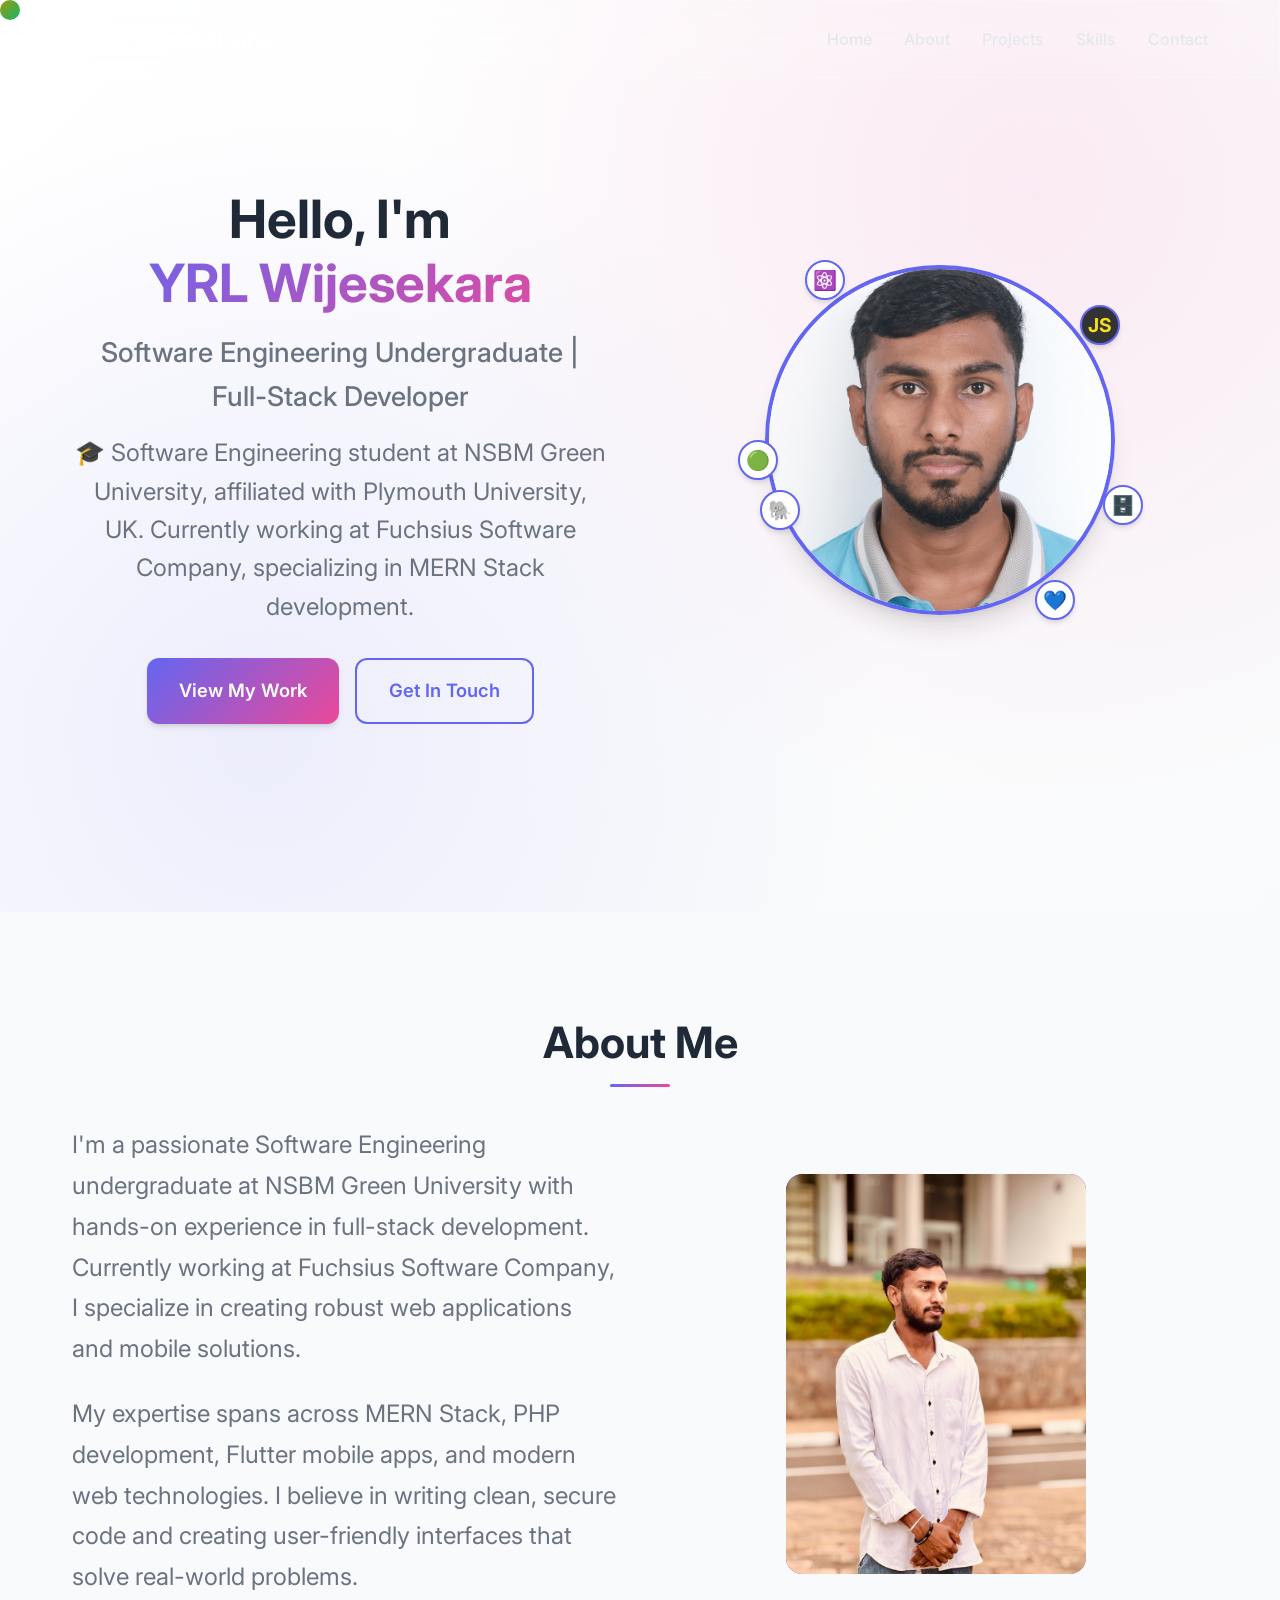
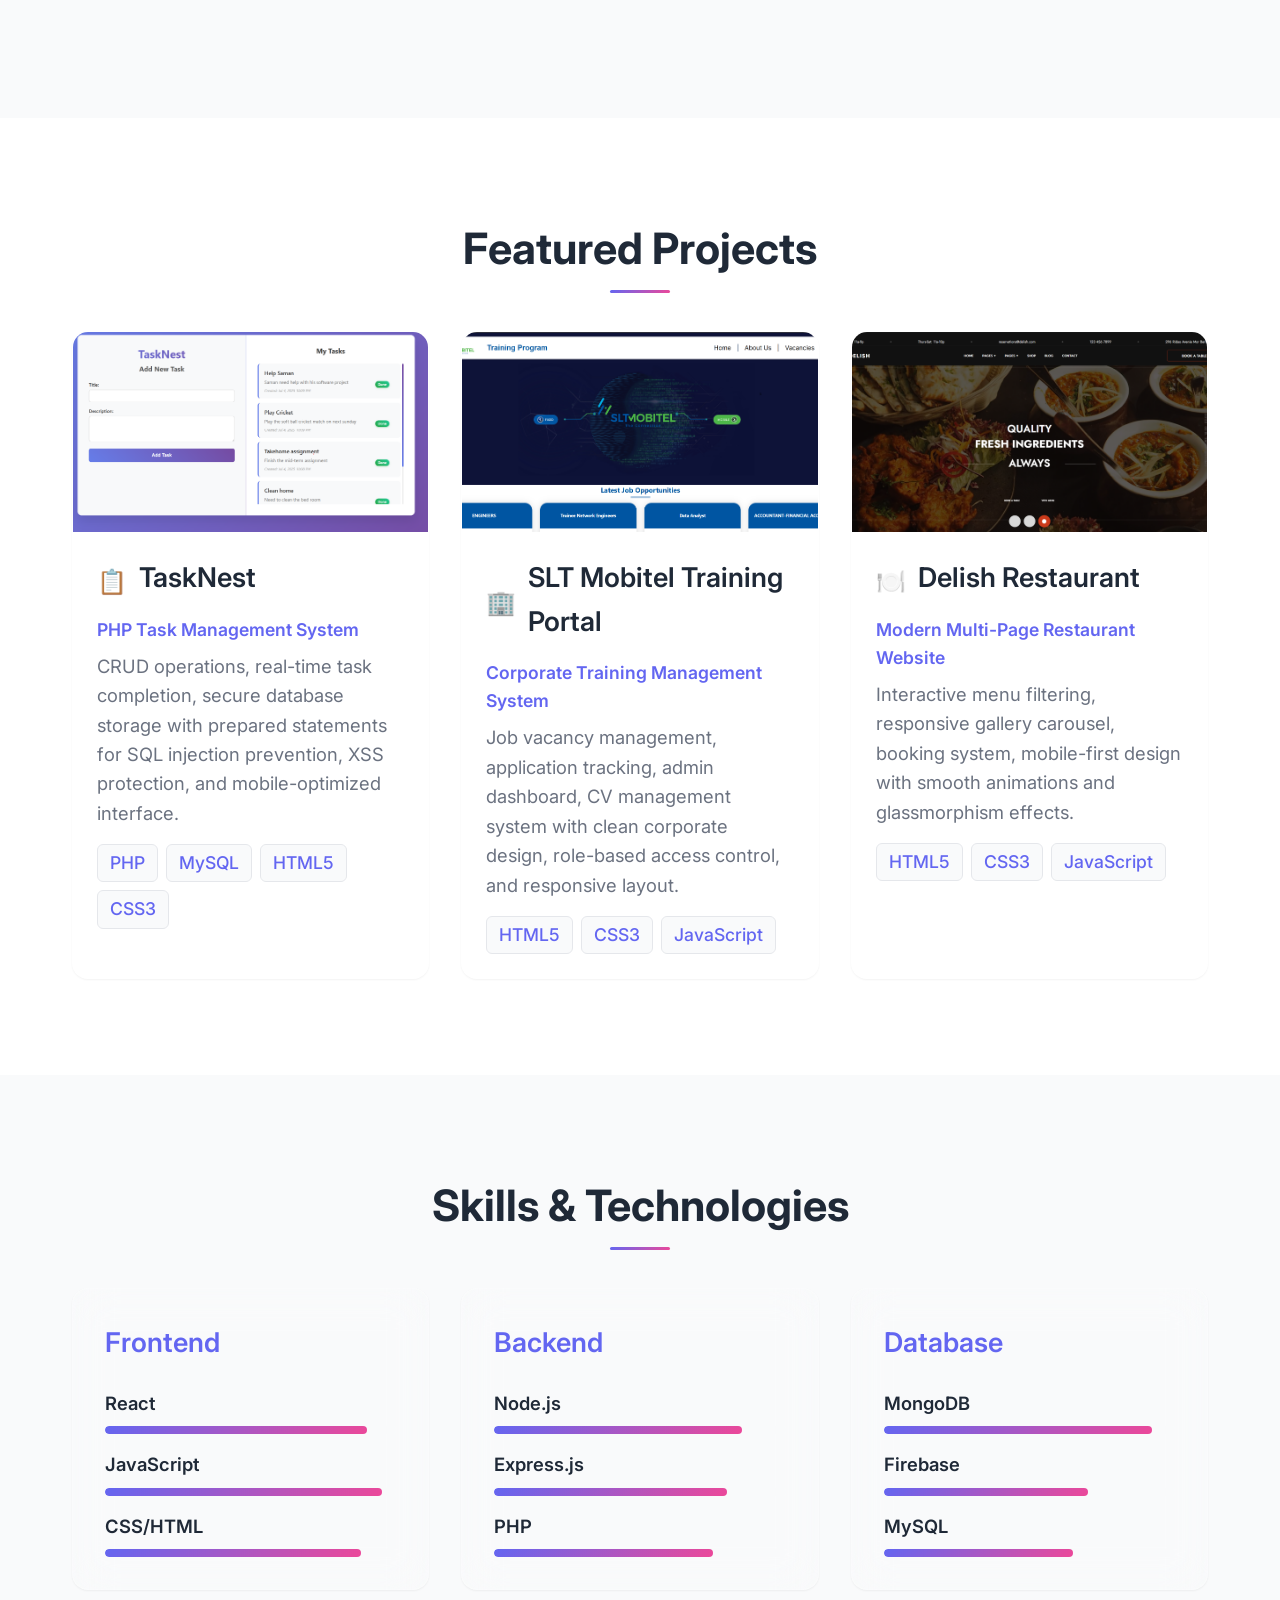
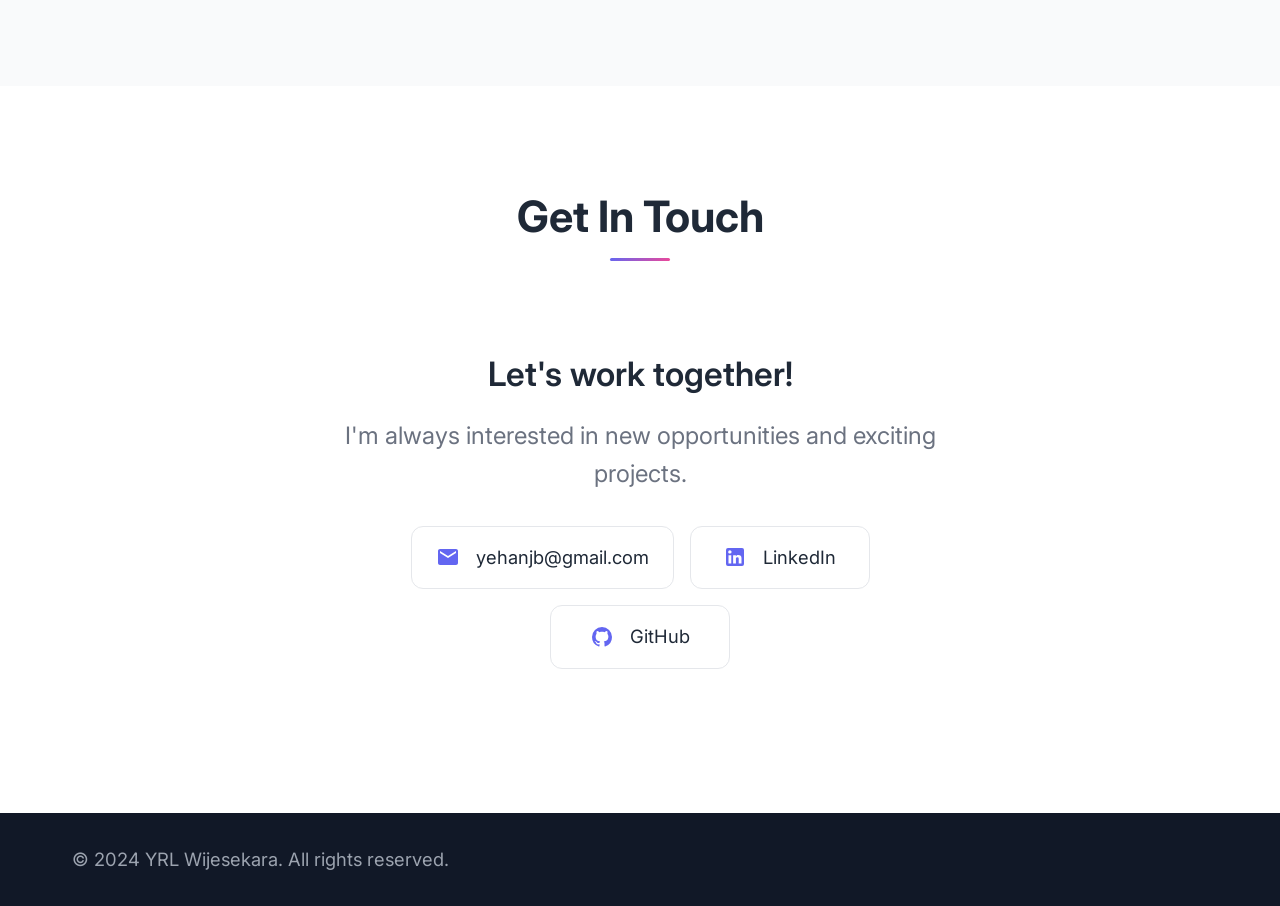
<file: index.html>
<!DOCTYPE html>
<html lang="en">
<head>
    <meta charset="UTF-8">
    <meta name="viewport" content="width=device-width, initial-scale=1.0">
    <title>YRL Wijesekara - Software Engineer Portfolio</title>
    <link rel="stylesheet" href="styles.css">
    <link rel="stylesheet" href="mobile-menu-enhanced.css">
    <link rel="preconnect" href="https://fonts.googleapis.com">
    <link rel="preconnect" href="https://fonts.gstatic.com" crossorigin>
    <link href="https://fonts.googleapis.com/css2?family=Inter:wght@300;400;500;600;700&display=swap" rel="stylesheet">
    <link rel="stylesheet" href="https://cdn.jsdelivr.net/npm/bootstrap-icons@1.11.1/font/bootstrap-icons.css">
</head>
<body>
    <div class="cursor-follower"></div>
    
    <nav class="navbar" role="navigation" aria-label="Main navigation">
        <div class="nav-container">
            <a href="index.html" class="nav-brand">YRL Wijesekara</a>
            <ul class="nav-menu">
                <li><a href="index.html" class="nav-link">Home</a></li>
                <li><a href="pages/about.html" class="nav-link">About</a></li>
                <li><a href="pages/projects.html" class="nav-link">Projects</a></li>
                <li><a href="pages/skills.html" class="nav-link">Skills</a></li>
                <li><a href="pages/contact.html" class="nav-link">Contact</a></li>
            </ul>
            <button class="nav-toggle" aria-label="Toggle navigation menu" id="navToggle">
                <i class="bi bi-list" id="menuIcon"></i>
            </button>
        </div>
        <div class="nav-progress"></div>
    </nav>

    <main>
        <section id="home" class="hero">
            <div class="container">
                <div class="hero-container">
                    <div class="hero-content">
                        <h1 class="hero-title">
                            <span class="reveal-text">Hello, I'm</span>
                            <span class="hero-name reveal-text">YRL Wijesekara</span>
                        </h1>
                        <p class="hero-subtitle reveal-text">Software Engineering Undergraduate | Full-Stack Developer</p>
                        <p class="hero-description reveal-text">
                            🎓 Software Engineering student at NSBM Green University, affiliated with Plymouth University, UK. 
                            Currently working at Fuchsius Software Company, specializing in MERN Stack development.
                        </p>
                        <div class="hero-buttons reveal-text">
                            <a href="pages/projects.html" class="btn btn-primary">View My Work</a>
                            <a href="pages/contact.html" class="btn btn-secondary">Get In Touch</a>
                        </div>
                    </div>
                    <div class="hero-visual">
                        <div class="hero-image-container">
                            <div class="hero-image">
                                <img src="./assets/images/profile/myimage.jpg" alt="YRL Wijesekara" class="hero-profile-img" loading="eager">
                                <div class="hero-image-overlay"></div>
                            </div>
                            <div class="floating-elements">
                                <div class="tech-icon tech-react">⚛️</div>
                                <div class="tech-icon tech-js">JS</div>
                                <div class="tech-icon tech-php">🐘</div>
                                <div class="tech-icon tech-flutter">💙</div>
                                <div class="tech-icon tech-node">🟢</div>
                                <div class="tech-icon tech-mysql">🗄️</div>
                            </div>
                        </div>
                       
                    </div>
                </div>
            </div>
        </section>

        <section id="about" class="about">
            <div class="container">
                <h2 class="section-title reveal-text">About Me</h2>
                <div class="about-grid">
                    <div class="about-text">
                        <p class="reveal-text">
                            I'm a passionate Software Engineering undergraduate at NSBM Green University with 
                            hands-on experience in full-stack development. Currently working at Fuchsius Software Company, 
                            I specialize in creating robust web applications and mobile solutions.
                        </p>
                        <p class="reveal-text">
                            My expertise spans across MERN Stack, PHP development, Flutter mobile apps, and modern web technologies. 
                            I believe in writing clean, secure code and creating user-friendly interfaces that solve real-world problems.
                        </p>
                        
                    </div>
                    <div class="about-image">
                        <div class="image-placeholder reveal-text">
                            <img src="./assets/images/profile/image.jpeg" alt="Profile Image" class="profile-img" loading="lazy">
                            <div class="image-overlay"></div>
                        </div>
                    </div>
                </div>
            </div>
        </section>

        <section id="projects" class="projects">
            <div class="container">
                <h2 class="section-title reveal-text">Featured Projects</h2>
                <div class="projects-grid">
                    <article class="project-card reveal-text">
                        <div class="project-image">
                            <img src="./assets/tasknest/tasknest.png" alt="TaskNest" class="project-img" loading="lazy">
                            <div class="project-overlay">
                                <div class="project-links">
                                   
                                    <a href="https://github.com/yrlwijesekara/Tasknest" class="project-link" aria-label="View source code">
                                        <svg viewBox="0 0 24 24" width="20" height="20">
                                            <path fill="currentColor" d="M12 2A10 10 0 0 0 2 12a10 10 0 0 0 6.84 9.49c.5.08.66-.23.66-.5v-1.69c-2.77.6-3.36-1.34-3.36-1.34-.46-1.16-1.11-1.47-1.11-1.47-.91-.62.07-.6.07-.6 1 .07 1.53 1.03 1.53 1.03.87 1.52 2.34 1.07 2.91.83.09-.65.35-1.09.63-1.34-2.22-.25-4.55-1.11-4.55-4.92 0-1.11.38-2 1.03-2.71-.1-.25-.45-1.29.1-2.64 0 0 .84-.27 2.75 1.02.79-.22 1.65-.33 2.5-.33.85 0 1.71.11 2.5.33 1.91-1.29 2.75-1.02 2.75-1.02.55 1.35.2 2.39.1 2.64.65.71 1.03 1.6 1.03 2.71 0 3.82-2.34 4.66-4.57 4.91.36.31.69.92.69 1.85V21c0 .27.16.59.67.5A10 10 0 0 0 22 12 10 10 0 0 0 12 2Z"/>
                                        </svg>
                                    </a>
                                </div>
                            </div>
                        </div>
                        <div class="project-content">
                            <div class="project-header">
                                <span class="project-emoji">📋</span>
                                <h3 class="project-title">TaskNest</h3>
                            </div>
                            <p class="project-subtitle">PHP Task Management System</p>
                            <p class="project-description">
                                CRUD operations, real-time task completion, secure database storage with prepared statements for SQL injection prevention, XSS protection, and mobile-optimized interface.
                            </p>
                            <div class="project-tech">
                                <span class="tech-tag">PHP</span>
                                <span class="tech-tag">MySQL</span>
                                <span class="tech-tag">HTML5</span>
                                <span class="tech-tag">CSS3</span>
                            </div>
                        </div>
                    </article>

                    <article class="project-card reveal-text">
                        <div class="project-image">
                            <img src="./assets/jobportal/Home Page.png" alt="SLT Mobitel Training Portal" class="project-img" loading="lazy">
                            <div class="project-overlay">
                                <div class="project-links">
                                    
                                    <a href="https://github.com/yrlwijesekara/mobitel_jobportal" class="project-link" aria-label="View source code">
                                        <svg viewBox="0 0 24 24" width="20" height="20">
                                            <path fill="currentColor" d="M12 2A10 10 0 0 0 2 12a10 10 0 0 0 6.84 9.49c.5.08.66-.23.66-.5v-1.69c-2.77.6-3.36-1.34-3.36-1.34-.46-1.16-1.11-1.47-1.11-1.47-.91-.62.07-.6.07-.6 1 .07 1.53 1.03 1.53 1.03.87 1.52 2.34 1.07 2.91.83.09-.65.35-1.09.63-1.34-2.22-.25-4.55-1.11-4.55-4.92 0-1.11.38-2 1.03-2.71-.1-.25-.45-1.29.1-2.64 0 0 .84-.27 2.75 1.02.79-.22 1.65-.33 2.5-.33.85 0 1.71.11 2.5.33 1.91-1.29 2.75-1.02 2.75-1.02.55 1.35.2 2.39.1 2.64.65.71 1.03 1.6 1.03 2.71 0 3.82-2.34 4.66-4.57 4.91.36.31.69.92.69 1.85V21c0 .27.16.59.67.5A10 10 0 0 0 22 12 10 10 0 0 0 12 2Z"/>
                                        </svg>
                                    </a>
                                </div>
                            </div>
                        </div>
                        <div class="project-content">
                            <div class="project-header">
                                <span class="project-emoji">🏢</span>
                                <h3 class="project-title">SLT Mobitel Training Portal</h3>
                            </div>
                            <p class="project-subtitle">Corporate Training Management System</p>
                            <p class="project-description">
                                Job vacancy management, application tracking, admin dashboard, CV management system with clean corporate design, role-based access control, and responsive layout.
                            </p>
                            <div class="project-tech">
                                <span class="tech-tag">HTML5</span>
                                <span class="tech-tag">CSS3</span>
                                <span class="tech-tag">JavaScript</span>
                            </div>
                        </div>
                    </article>

                    <article class="project-card reveal-text">
                        <div class="project-image">
                            <img src="./assets/delish/delish-home.png" alt="Delish Restaurant" class="project-img" loading="lazy">
                            <div class="project-overlay">
                                <div class="project-links">
                                     <a href="https://github.com/yrlwijesekara/delish" class="project-link" aria-label="View source code">
                                        <svg viewBox="0 0 24 24" width="20" height="20">
                                            <path fill="currentColor" d="M12 2A10 10 0 0 0 2 12a10 10 0 0 0 6.84 9.49c.5.08.66-.23.66-.5v-1.69c-2.77.6-3.36-1.34-3.36-1.34-.46-1.16-1.11-1.47-1.11-1.47-.91-.62.07-.6.07-.6 1 .07 1.53 1.03 1.53 1.03.87 1.52 2.34 1.07 2.91.83.09-.65.35-1.09.63-1.34-2.22-.25-4.55-1.11-4.55-4.92 0-1.11.38-2 1.03-2.71-.1-.25-.45-1.29.1-2.64 0 0 .84-.27 2.75 1.02.79-.22 1.65-.33 2.5-.33.85 0 1.71.11 2.5.33 1.91-1.29 2.75-1.02 2.75-1.02.55 1.35.2 2.39.1 2.64.65.71 1.03 1.6 1.03 2.71 0 3.82-2.34 4.66-4.57 4.91.36.31.69.92.69 1.85V21c0 .27.16.59.67.5A10 10 0 0 0 22 12 10 10 0 0 0 12 2Z"/>
                                        </svg>
                                    </a>
                                </div>
                            </div>
                        </div>
                        <div class="project-content">
                            <div class="project-header">
                                <span class="project-emoji">🍽️</span>
                                <h3 class="project-title">Delish Restaurant</h3>
                            </div>
                            <p class="project-subtitle">Modern Multi-Page Restaurant Website</p>
                            <p class="project-description">
                                Interactive menu filtering, responsive gallery carousel, booking system, mobile-first design with smooth animations and glassmorphism effects.
                            </p>
                            <div class="project-tech">
                                <span class="tech-tag">HTML5</span>
                                <span class="tech-tag">CSS3</span>
                                <span class="tech-tag">JavaScript</span>
                            </div>
                        </div>
                    </article>
                </div>
            </div>
        </section>

        <section id="skills" class="skills">
            <div class="container">
                <h2 class="section-title reveal-text">Skills & Technologies</h2>
                <div class="skills-grid">
                    <div class="skill-category reveal-text">
                        <h3 class="skill-category-title">Frontend</h3>
                        <div class="skill-items">
                            <div class="skill-item">
                                <span class="skill-name">React</span>
                                <div class="skill-bar">
                                    <div class="skill-progress" data-progress="90"></div>
                                </div>
                            </div>
                            <div class="skill-item">
                                <span class="skill-name">JavaScript</span>
                                <div class="skill-bar">
                                    <div class="skill-progress" data-progress="95"></div>
                                </div>
                            </div>
                            <div class="skill-item">
                                <span class="skill-name">CSS/HTML</span>
                                <div class="skill-bar">
                                    <div class="skill-progress" data-progress="88"></div>
                                </div>
                            </div>
                        </div>
                    </div>

                    <div class="skill-category reveal-text">
                        <h3 class="skill-category-title">Backend</h3>
                        <div class="skill-items">
                            <div class="skill-item">
                                <span class="skill-name">Node.js</span>
                                <div class="skill-bar">
                                    <div class="skill-progress" data-progress="85"></div>
                                </div>
                            </div>
                            <div class="skill-item">
                                <span class="skill-name">Express.js</span>
                                <div class="skill-bar">
                                    <div class="skill-progress" data-progress="80"></div>
                                </div>
                            </div>
                            <div class="skill-item">
                                <span class="skill-name">PHP</span>
                                <div class="skill-bar">
                                    <div class="skill-progress" data-progress="75"></div>
                                </div>
                            </div>
                        </div>
                    </div>

                    <div class="skill-category reveal-text">
                        <h3 class="skill-category-title">Database</h3>
                        <div class="skill-items">
                            <div class="skill-item">
                                <span class="skill-name">MongoDB</span>
                                <div class="skill-bar">
                                    <div class="skill-progress" data-progress="92"></div>
                                </div>
                            </div>
                            <div class="skill-item">
                                <span class="skill-name">Firebase</span>
                                <div class="skill-bar">
                                    <div class="skill-progress" data-progress="70"></div>
                                </div>
                            </div>
                            <div class="skill-item">
                                <span class="skill-name">MySQL</span>
                                <div class="skill-bar">
                                    <div class="skill-progress" data-progress="65"></div>
                                </div>
                            </div>
                        </div>
                    </div>
                </div>
            </div>
        </section>

        <section id="contact" class="contact">
            <div class="container">
                <h2 class="section-title reveal-text">Get In Touch</h2>
                <div class="contact-content">
                    <div class="contact-info reveal-text">
                        <h3>Let's work together!</h3>
                        <p>I'm always interested in new opportunities and exciting projects.</p>
                        <div class="contact-methods">
                            <a href="yehanjb@gmail.com" class="contact-method">
                                <svg viewBox="0 0 24 24" width="24" height="24">
                                    <path fill="currentColor" d="M20 4H4c-1.1 0-1.99.9-1.99 2L2 18c0 1.1.9 2 2 2h16c1.1 0 2-.9 2-2V6c0-1.1-.9-2-2-2zm0 4l-8 5-8-5V6l8 5 8-5v2z"/>
                                </svg>
                                <span>yehanjb@gmail.com</span>
                            </a>
                            <a href="https://www.linkedin.com/in/yehan-raveesha-245a45357/" class="contact-method">
                                <svg viewBox="0 0 24 24" width="24" height="24">
                                    <path fill="currentColor" d="M19 3a2 2 0 0 1 2 2v14a2 2 0 0 1-2 2H5a2 2 0 0 1-2-2V5a2 2 0 0 1 2-2h14m-.5 15.5v-5.3a3.26 3.26 0 0 0-3.26-3.26c-.85 0-1.84.52-2.32 1.3v-1.11h-2.79v8.37h2.79v-4.93c0-.77.62-1.4 1.39-1.4a1.4 1.4 0 0 1 1.4 1.4v4.93h2.79M6.88 8.56a1.68 1.68 0 0 0 1.68-1.68c0-.93-.75-1.69-1.68-1.69a1.69 1.69 0 0 0-1.69 1.69c0 .93.76 1.68 1.69 1.68m1.39 9.94v-8.37H5.5v8.37h2.77z"/>
                                </svg>
                                <span>LinkedIn</span>
                            </a>
                            <a href="https://github.com/yrlwijesekara" class="contact-method">
                                <svg viewBox="0 0 24 24" width="24" height="24">
                                    <path fill="currentColor" d="M12 2A10 10 0 0 0 2 12a10 10 0 0 0 6.84 9.49c.5.08.66-.23.66-.5v-1.69c-2.77.6-3.36-1.34-3.36-1.34-.46-1.16-1.11-1.47-1.11-1.47-.91-.62.07-.6.07-.6 1 .07 1.53 1.03 1.53 1.03.87 1.52 2.34 1.07 2.91.83.09-.65.35-1.09.63-1.34-2.22-.25-4.55-1.11-4.55-4.92 0-1.11.38-2 1.03-2.71-.1-.25-.45-1.29.1-2.64 0 0 .84-.27 2.75 1.02.79-.22 1.65-.33 2.5-.33.85 0 1.71.11 2.5.33 1.91-1.29 2.75-1.02 2.75-1.02.55 1.35.2 2.39.1 2.64.65.71 1.03 1.6 1.03 2.71 0 3.82-2.34 4.66-4.57 4.91.36.31.69.92.69 1.85V21c0 .27.16.59.67.5A10 10 0 0 0 22 12 10 10 0 0 0 12 2Z"/>
                                </svg>
                                <span>GitHub</span>
                            </a>
                        </div>
                    </div>
                </div>
            </div>
        </section>
    </main>

    <footer class="footer">
        <div class="container">
            <div class="footer-content">
                <p>&copy; 2024 YRL Wijesekara. All rights reserved.</p>
                
            </div>
        </div>
    </footer>

    <script src="script.js"></script>
    <script src="mobile-menu.js"></script>
</body>
</html>
</file>
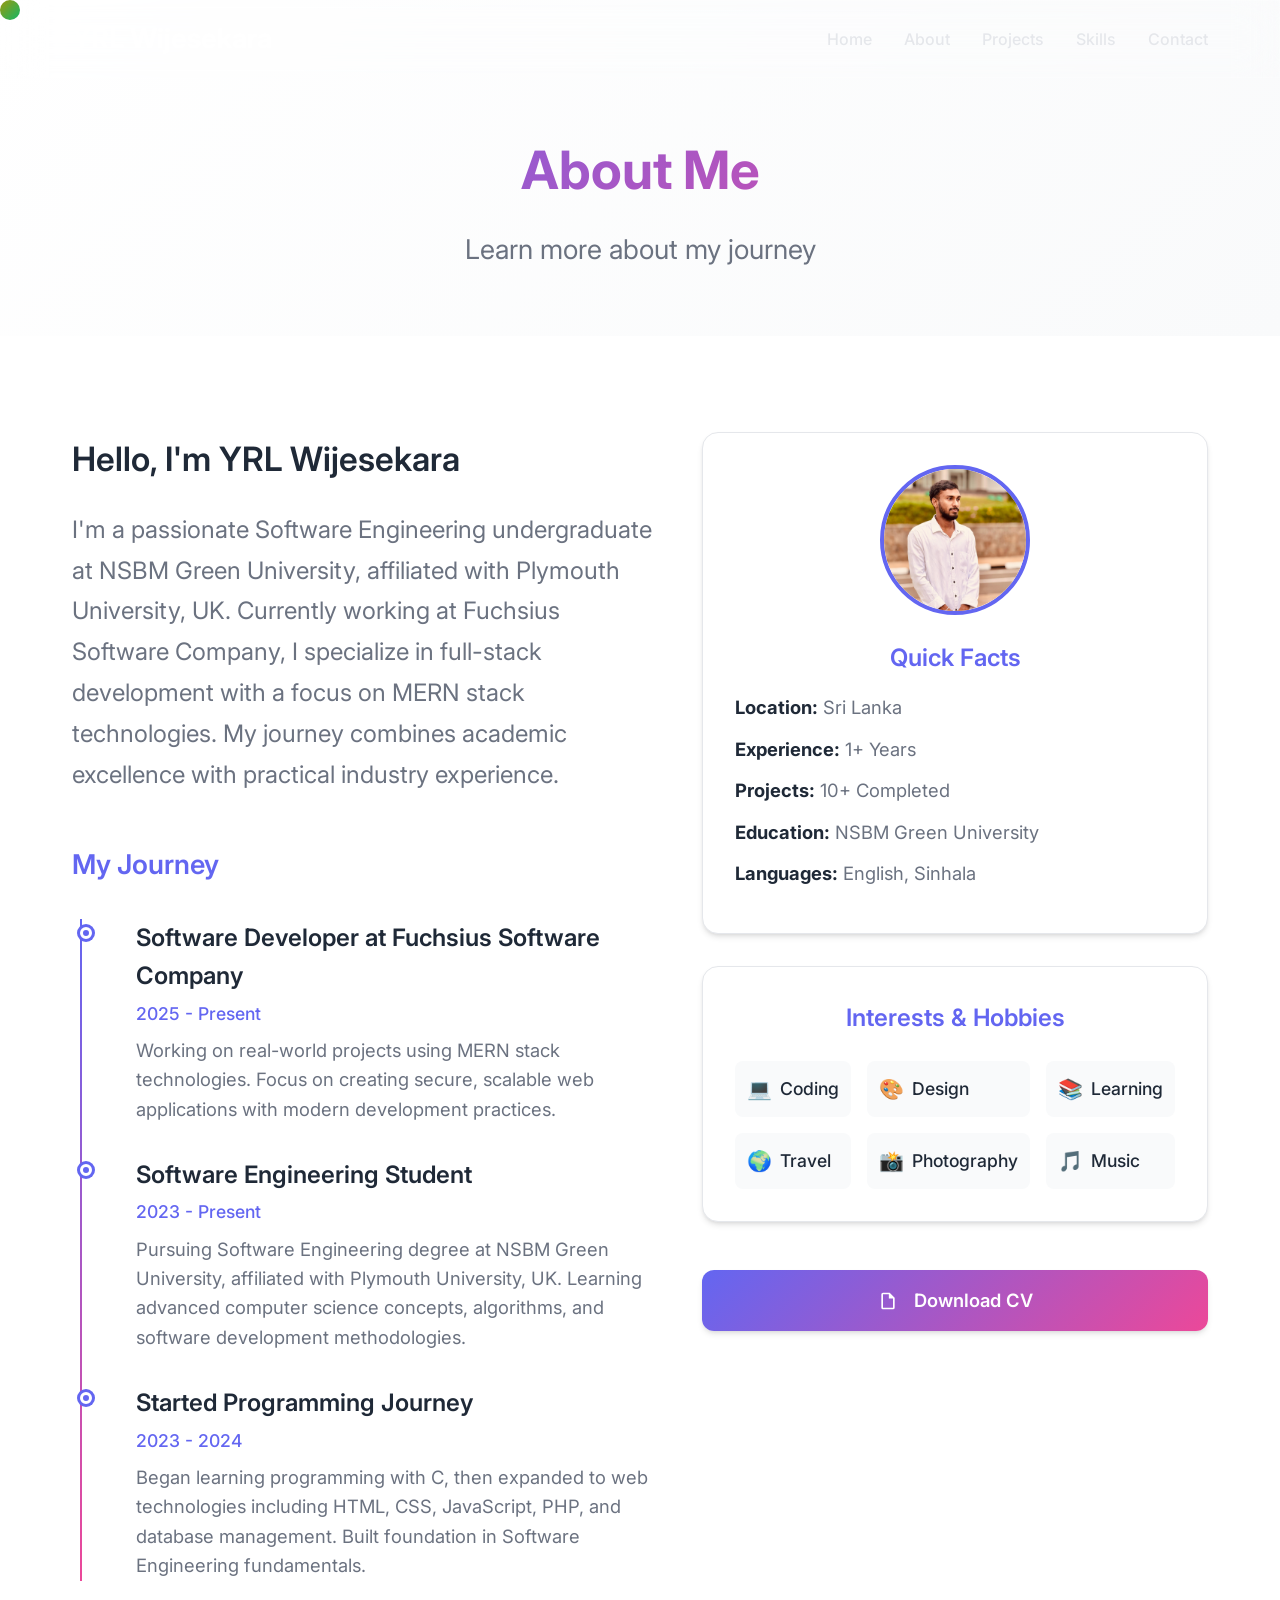
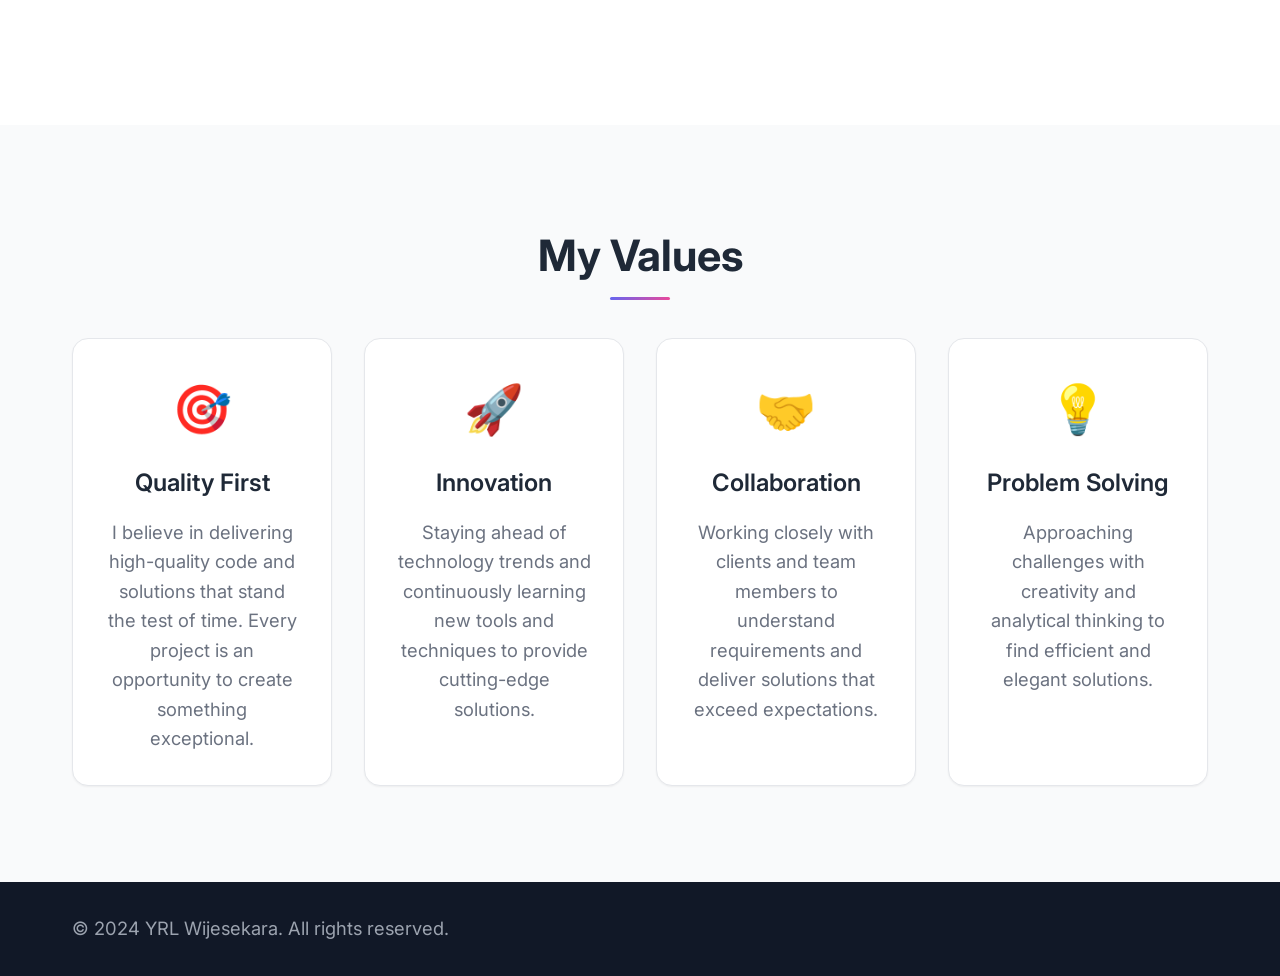
<file: pages/about.html>
<!DOCTYPE html>
<html lang="en">
<head>
    <meta charset="UTF-8">
    <meta name="viewport" content="width=device-width, initial-scale=1.0">
    <title>About - YRL Wijesekara Portfolio</title>
    <link rel="stylesheet" href="../styles.css">
    <link rel="stylesheet" href="../mobile-menu-enhanced.css">
    <link rel="preconnect" href="https://fonts.googleapis.com">
    <link rel="preconnect" href="https://fonts.gstatic.com" crossorigin>
    <link href="https://fonts.googleapis.com/css2?family=Inter:wght@300;400;500;600;700&display=swap" rel="stylesheet">
    <link rel="stylesheet" href="https://cdn.jsdelivr.net/npm/bootstrap-icons@1.11.1/font/bootstrap-icons.css">
</head>
<body>
    <div class="cursor-follower"></div>
    
    <nav class="navbar" role="navigation" aria-label="Main navigation">
        <div class="nav-container">
            <a href="../index.html" class="nav-brand">YRL Wijesekara</a>
            <ul class="nav-menu">
                <li><a href="../index.html" class="nav-link">Home</a></li>
                <li><a href="about.html" class="nav-link active">About</a></li>
                <li><a href="projects.html" class="nav-link">Projects</a></li>
                <li><a href="skills.html" class="nav-link">Skills</a></li>
                <li><a href="contact.html" class="nav-link">Contact</a></li>
            </ul>
            <button class="nav-toggle" aria-label="Toggle navigation menu" id="navToggle">
                <i class="bi bi-list" id="menuIcon"></i>
            </button>
        </div>
        <div class="nav-progress"></div>
    </nav>

    <main>
        <section class="page-hero">
            <div class="container">
                <div class="page-hero-content">
                    <h1 class="page-title reveal-text">About Me</h1>
                    <p class="page-subtitle reveal-text">Learn more about my journey</p>
                </div>
            </div>
        </section>

        <section class="about-detailed">
            <div class="container">
                <div class="about-grid-detailed">
                    <div class="about-content">
                        <div class="about-intro reveal-text">
                            <h2>Hello, I'm YRL Wijesekara</h2>
                            <p>
                                I'm a passionate Software Engineering undergraduate at NSBM Green University, affiliated with Plymouth University, UK. 
                                Currently working at Fuchsius Software Company, I specialize in full-stack development with a focus on MERN stack technologies. 
                                My journey combines academic excellence with practical industry experience.
                            </p>
                        </div>

                        <div class="experience-timeline reveal-text">
                            <h3>My Journey</h3>
                            <div class="timeline">
                                <div class="timeline-item">
                                    <div class="timeline-dot"></div>
                                    <div class="timeline-content">
                                        <h4>Software Developer at Fuchsius Software Company</h4>
                                        <span class="timeline-date">2025 - Present</span>
                                        <p>Working on real-world projects using MERN stack technologies. 
                                           Focus on creating secure, scalable web applications with modern development practices.</p>
                                    </div>
                                </div>
                                <div class="timeline-item">
                                    <div class="timeline-dot"></div>
                                    <div class="timeline-content">
                                        <h4>Software Engineering Student</h4>
                                        <span class="timeline-date">2023 - Present</span>
                                        <p>Pursuing Software Engineering degree at NSBM Green University, affiliated with Plymouth University, UK. 
                                           Learning advanced computer science concepts, algorithms, and software development methodologies.</p>
                                    </div>
                                </div>
                                <div class="timeline-item">
                                    <div class="timeline-dot"></div>
                                    <div class="timeline-content">
                                        <h4>Started Programming Journey</h4>
                                        <span class="timeline-date">2023 - 2024</span>
                                        <p>Began learning programming with C, then expanded to web technologies including HTML, CSS, JavaScript, 
                                           PHP, and database management. Built foundation in Software Engineering fundamentals.</p>
                                    </div>
                                </div>
                            </div>
                        </div>

                    </div>
                    
                    <div class="about-sidebar">
                        <div class="profile-card reveal-text">
                            <div class="profile-image">
                                <img src="../assets/images/profile/image.jpeg" alt="Profile" loading="lazy">
                            </div>
                            <div class="profile-info">
                                <h3>Quick Facts</h3>
                                <ul class="facts-list">
                                    <li><strong>Location:</strong> Sri Lanka</li>
                                    <li><strong>Experience:</strong> 1+ Years</li>
                                    <li><strong>Projects:</strong> 10+ Completed</li>
                                    <li><strong>Education:</strong> NSBM Green University</li>
                                    <li><strong>Languages:</strong> English, Sinhala</li>
                                </ul>
                            </div>
                        </div>

                        <div class="interests-card reveal-text">
                            <h3>Interests & Hobbies</h3>
                            <div class="interests-grid">
                                <div class="interest-item">
                                    <span class="interest-icon">💻</span>
                                    <span>Coding</span>
                                </div>
                                <div class="interest-item">
                                    <span class="interest-icon">🎨</span>
                                    <span>Design</span>
                                </div>
                                <div class="interest-item">
                                    <span class="interest-icon">📚</span>
                                    <span>Learning</span>
                                </div>
                                <div class="interest-item">
                                    <span class="interest-icon">🌍</span>
                                    <span>Travel</span>
                                </div>
                                <div class="interest-item">
                                    <span class="interest-icon">📸</span>
                                    <span>Photography</span>
                                </div>
                                <div class="interest-item">
                                    <span class="interest-icon">🎵</span>
                                    <span>Music</span>
                                </div>
                            </div>
                        </div>

                        <div class="download-cv reveal-text">
                            <a href="#" class="btn btn-primary btn-full">
                                <svg viewBox="0 0 24 24" width="20" height="20">
                                    <path fill="currentColor" d="M14,2H6A2,2 0 0,0 4,4V20A2,2 0 0,0 6,22H18A2,2 0 0,0 20,20V8L14,2M18,20H6V4H13V9H18V20Z"/>
                                </svg>
                                Download CV
                            </a>
                        </div>
                    </div>
                </div>
            </div>
        </section>

        <section class="values-section">
            <div class="container">
                <h2 class="section-title reveal-text">My Values</h2>
                <div class="values-grid">
                    <div class="value-card reveal-text">
                        <div class="value-icon">🎯</div>
                        <h3>Quality First</h3>
                        <p>I believe in delivering high-quality code and solutions that stand the test of time. Every project is an opportunity to create something exceptional.</p>
                    </div>
                    <div class="value-card reveal-text">
                        <div class="value-icon">🚀</div>
                        <h3>Innovation</h3>
                        <p>Staying ahead of technology trends and continuously learning new tools and techniques to provide cutting-edge solutions.</p>
                    </div>
                    <div class="value-card reveal-text">
                        <div class="value-icon">🤝</div>
                        <h3>Collaboration</h3>
                        <p>Working closely with clients and team members to understand requirements and deliver solutions that exceed expectations.</p>
                    </div>
                    <div class="value-card reveal-text">
                        <div class="value-icon">💡</div>
                        <h3>Problem Solving</h3>
                        <p>Approaching challenges with creativity and analytical thinking to find efficient and elegant solutions.</p>
                    </div>
                </div>
            </div>
        </section>
    </main>

    <footer class="footer">
        <div class="container">
            <div class="footer-content">
                <p>&copy; 2024 YRL Wijesekara. All rights reserved.</p>
                
            </div>
        </div>
    </footer>

    <script src="../script.js"></script>
    <script src="../mobile-menu.js"></script>
</body>
</html>
</file>
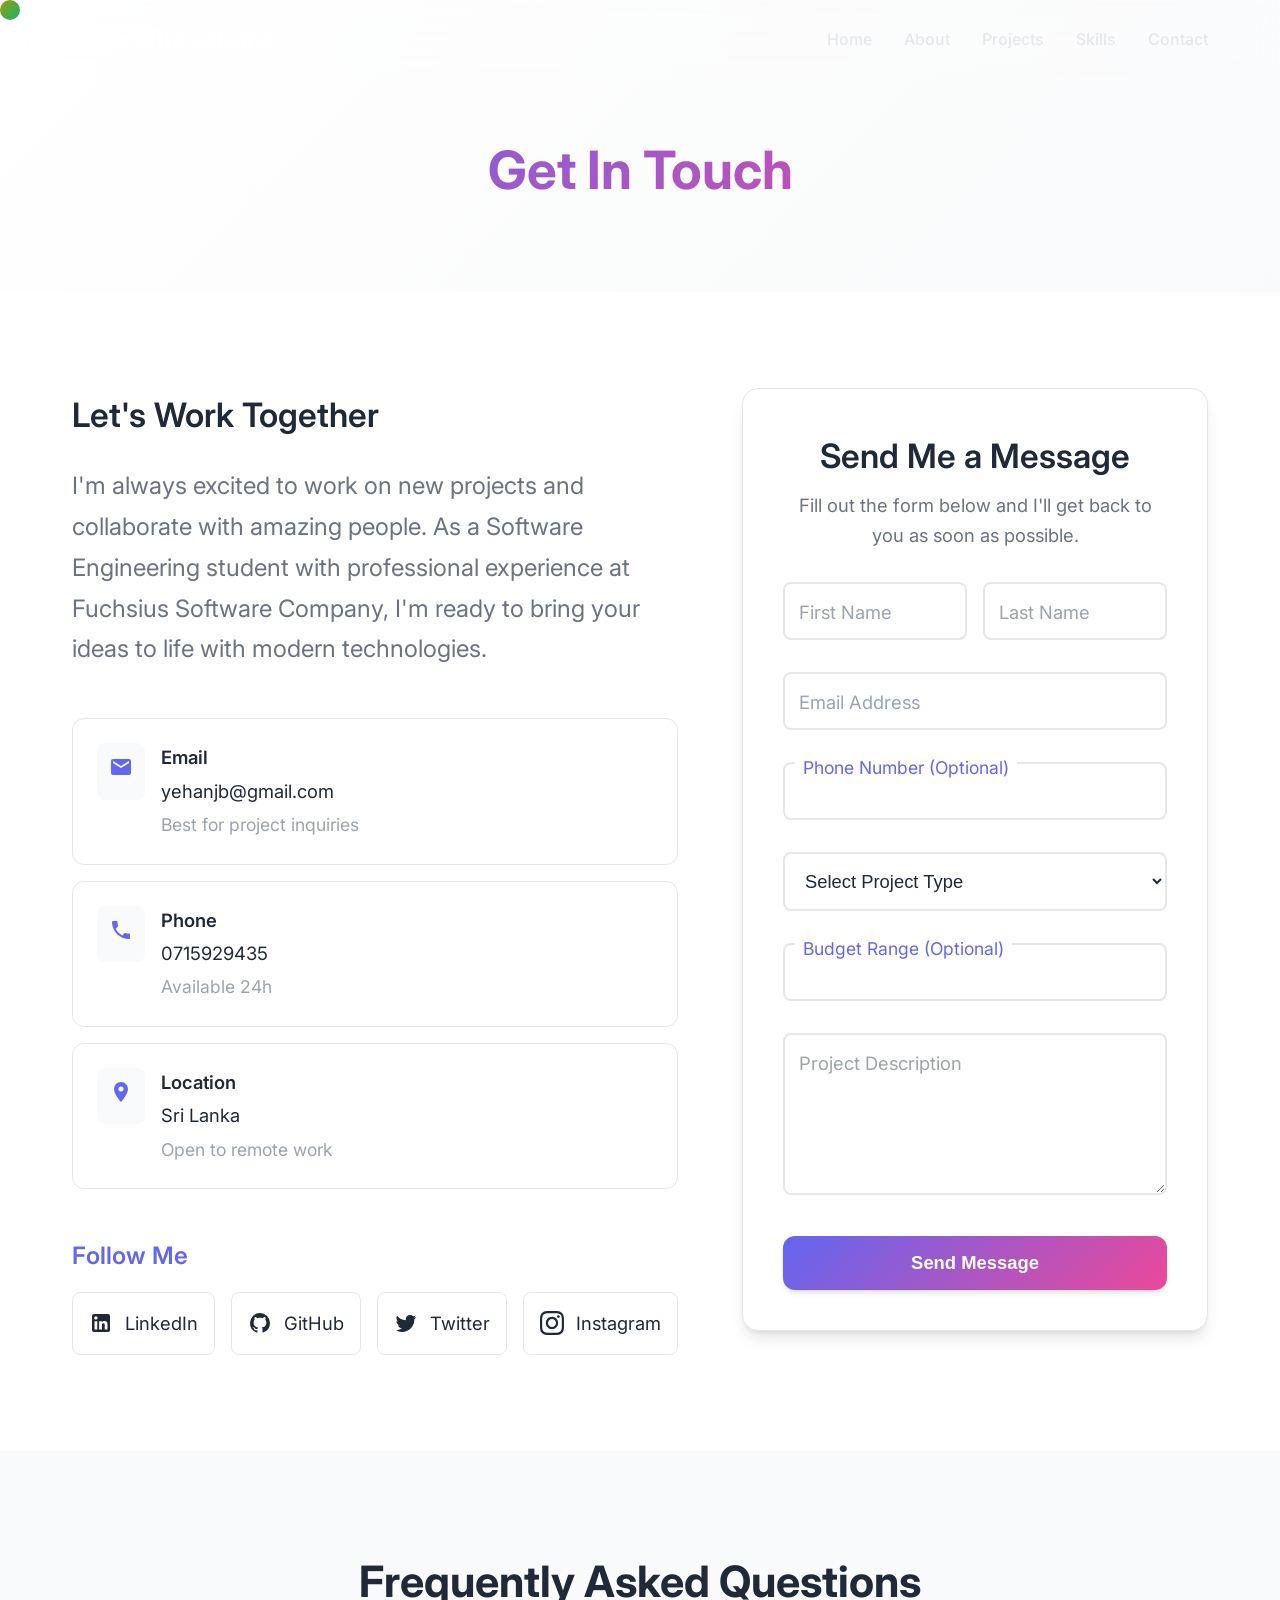
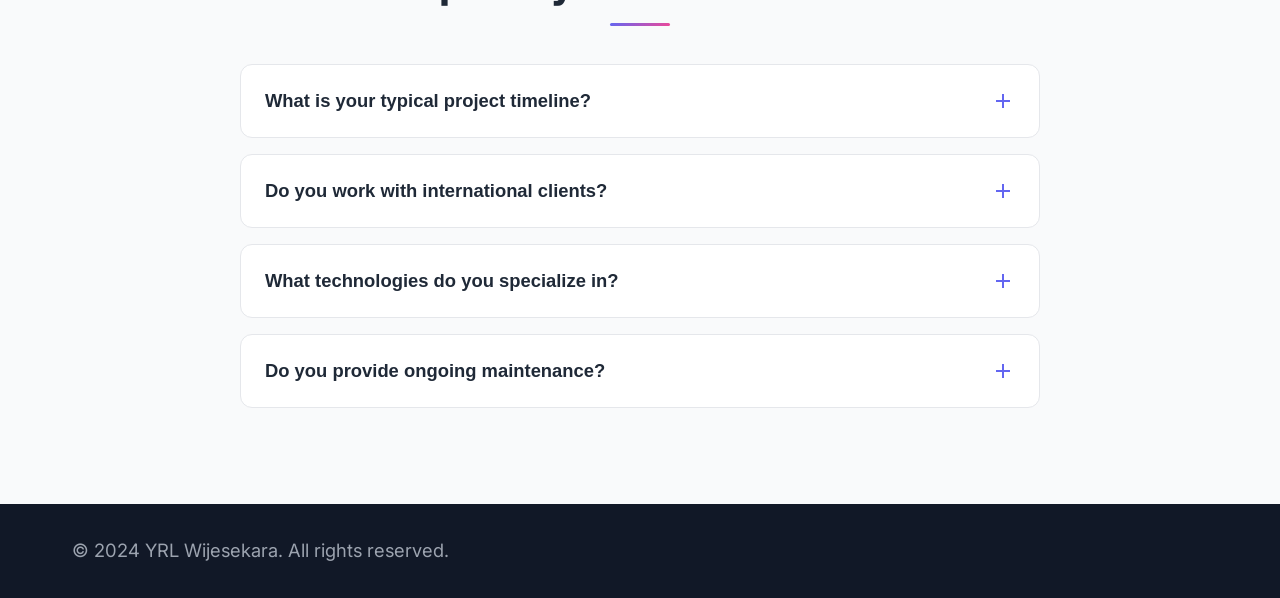
<file: pages/contact.html>
<!DOCTYPE html>
<html lang="en">
<head>
    <meta charset="UTF-8">
    <meta name="viewport" content="width=device-width, initial-scale=1.0">
    <title>Contact - YRL Wijesekara Portfolio</title>
    <link rel="stylesheet" href="../styles.css">
    <link rel="stylesheet" href="../mobile-menu-enhanced.css">
    <link rel="preconnect" href="https://fonts.googleapis.com">
    <link rel="preconnect" href="https://fonts.gstatic.com" crossorigin>
    <link href="https://fonts.googleapis.com/css2?family=Inter:wght@300;400;500;600;700&display=swap" rel="stylesheet">
    <link rel="stylesheet" href="https://cdn.jsdelivr.net/npm/bootstrap-icons@1.11.1/font/bootstrap-icons.css">
</head>
<body>
    <div class="cursor-follower"></div>
    
    <nav class="navbar" role="navigation" aria-label="Main navigation">
        <div class="nav-container">
            <a href="../index.html" class="nav-brand">YRL Wijesekara</a>
            <ul class="nav-menu">
                <li><a href="../index.html" class="nav-link">Home</a></li>
                <li><a href="about.html" class="nav-link">About</a></li>
                <li><a href="projects.html" class="nav-link">Projects</a></li>
                <li><a href="skills.html" class="nav-link">Skills</a></li>
                <li><a href="contact.html" class="nav-link active">Contact</a></li>
            </ul>
            <button class="nav-toggle" aria-label="Toggle navigation menu" id="navToggle">
                <i class="bi bi-list" id="menuIcon"></i>
            </button>
        </div>
        <div class="nav-progress"></div>
    </nav>

    <main>
        <section class="page-hero">
            <div class="container">
                <div class="page-hero-content">
                    <h1 class="page-title reveal-text">Get In Touch</h1>
                    
                </div>
            </div>
        </section>

        <section class="contact-main">
            <div class="container">
                <div class="contact-grid">
                    <div class="contact-info-section">
                        <div class="contact-intro reveal-text">
                            <h2>Let's Work Together</h2>
                            <p>
                                I'm always excited to work on new projects and collaborate with amazing people. 
                                As a Software Engineering student with professional experience at Fuchsius Software Company, 
                                I'm ready to bring your ideas to life with modern technologies.
                            </p>
                        </div>

                        <div class="contact-methods-extended reveal-text">
                            <div class="contact-method-card">
                                <div class="contact-icon">
                                    <svg viewBox="0 0 24 24" width="24" height="24">
                                        <path fill="currentColor" d="M20 4H4c-1.1 0-1.99.9-1.99 2L2 18c0 1.1.9 2 2 2h16c1.1 0 2-.9 2-2V6c0-1.1-.9-2-2-2zm0 4l-8 5-8-5V6l8 5 8-5v2z"/>
                                    </svg>
                                </div>
                                <div class="contact-details">
                                    <h3>Email</h3>
                                    <p>yehanjb@gmail.com</p>
                                    <span class="contact-note">Best for project inquiries</span>
                                </div>
                            </div>

                            <div class="contact-method-card">
                                <div class="contact-icon">
                                    <svg viewBox="0 0 24 24" width="24" height="24">
                                        <path fill="currentColor" d="M6.62,10.79C8.06,13.62 10.38,15.94 13.21,17.38L15.41,15.18C15.69,14.9 16.08,14.82 16.43,14.93C17.55,15.3 18.75,15.5 20,15.5A1,1 0 0,1 21,16.5V20A1,1 0 0,1 20,21A17,17 0 0,1 3,4A1,1 0 0,1 4,3H7.5A1,1 0 0,1 8.5,4C8.5,5.25 8.7,6.45 9.07,7.57C9.18,7.92 9.1,8.31 8.82,8.59L6.62,10.79Z"/>
                                    </svg>
                                </div>
                                <div class="contact-details">
                                    <h3>Phone</h3>
                                    <p>0715929435</p>
                                    <span class="contact-note">Available 24h</span>
                                </div>
                            </div>

                            <div class="contact-method-card">
                                <div class="contact-icon">
                                    <svg viewBox="0 0 24 24" width="24" height="24">
                                        <path fill="currentColor" d="M12,11.5A2.5,2.5 0 0,1 9.5,9A2.5,2.5 0 0,1 12,6.5A2.5,2.5 0 0,1 14.5,9A2.5,2.5 0 0,1 12,11.5M12,2A7,7 0 0,0 5,9C5,14.25 12,22 12,22C12,22 19,14.25 19,9A7,7 0 0,0 12,2Z"/>
                                    </svg>
                                </div>
                                <div class="contact-details">
                                    <h3>Location</h3>
                                    <p>Sri Lanka</p>
                                    <span class="contact-note">Open to remote work</span>
                                </div>
                            </div>
                        </div>

                        <div class="social-links-extended reveal-text">
                            <h3>Follow Me</h3>
                            <div class="social-grid">
                                <a href="https://www.linkedin.com/in/yehan-raveesha-245a45357/" class="social-link">
                                    <svg viewBox="0 0 24 24" width="24" height="24">
                                        <path fill="currentColor" d="M19 3a2 2 0 0 1 2 2v14a2 2 0 0 1-2 2H5a2 2 0 0 1-2-2V5a2 2 0 0 1 2-2h14m-.5 15.5v-5.3a3.26 3.26 0 0 0-3.26-3.26c-.85 0-1.84.52-2.32 1.3v-1.11h-2.79v8.37h2.79v-4.93c0-.77.62-1.4 1.39-1.4a1.4 1.4 0 0 1 1.4 1.4v4.93h2.79M6.88 8.56a1.68 1.68 0 0 0 1.68-1.68c0-.93-.75-1.69-1.68-1.69a1.69 1.69 0 0 0-1.69 1.69c0 .93.76 1.68 1.69 1.68m1.39 9.94v-8.37H5.5v8.37h2.77z"/>
                                    </svg>
                                    <span>LinkedIn</span>
                                </a>
                                <a href="https://github.com/yrlwijesekara" class="social-link">
                                    <svg viewBox="0 0 24 24" width="24" height="24">
                                        <path fill="currentColor" d="M12 2A10 10 0 0 0 2 12a10 10 0 0 0 6.84 9.49c.5.08.66-.23.66-.5v-1.69c-2.77.6-3.36-1.34-3.36-1.34-.46-1.16-1.11-1.47-1.11-1.47-.91-.62.07-.6.07-.6 1 .07 1.53 1.03 1.53 1.03.87 1.52 2.34 1.07 2.91.83.09-.65.35-1.09.63-1.34-2.22-.25-4.55-1.11-4.55-4.92 0-1.11.38-2 1.03-2.71-.1-.25-.45-1.29.1-2.64 0 0 .84-.27 2.75 1.02.79-.22 1.65-.33 2.5-.33.85 0 1.71.11 2.5.33 1.91-1.29 2.75-1.02 2.75-1.02.55 1.35.2 2.39.1 2.64.65.71 1.03 1.6 1.03 2.71 0 3.82-2.34 4.66-4.57 4.91.36.31.69.92.69 1.85V21c0 .27.16.59.67.5A10 10 0 0 0 22 12 10 10 0 0 0 12 2Z"/>
                                    </svg>
                                    <span>GitHub</span>
                                </a>
                                <a href="#" class="social-link">
                                    <svg viewBox="0 0 24 24" width="24" height="24">
                                        <path fill="currentColor" d="M22.46,6C21.69,6.35 20.86,6.58 20,6.69C20.88,6.16 21.56,5.32 21.88,4.31C21.05,4.81 20.13,5.16 19.16,5.36C18.37,4.5 17.26,4 16,4C13.65,4 11.73,5.92 11.73,8.29C11.73,8.63 11.77,8.96 11.84,9.27C8.28,9.09 5.11,7.38 3,4.79C2.63,5.42 2.42,6.16 2.42,6.94C2.42,8.43 3.17,9.75 4.33,10.5C3.62,10.5 2.96,10.3 2.38,10C2.38,10 2.38,10 2.38,10.03C2.38,12.11 3.86,13.85 5.82,14.24C5.46,14.34 5.08,14.39 4.69,14.39C4.42,14.39 4.15,14.36 3.89,14.31C4.43,16 6,17.26 7.89,17.29C6.43,18.45 4.58,19.13 2.56,19.13C2.22,19.13 1.88,19.11 1.54,19.07C3.44,20.29 5.7,21 8.12,21C16,21 20.33,14.46 20.33,8.79C20.33,8.6 20.33,8.42 20.32,8.23C21.16,7.63 21.88,6.87 22.46,6Z"/>
                                    </svg>
                                    <span>Twitter</span>
                                </a>
                                <a href="#" class="social-link">
                                    <svg viewBox="0 0 24 24" width="24" height="24">
                                        <path fill="currentColor" d="M12,2.163c3.204,0,3.584,0.012,4.85,0.07c3.252,0.148,4.771,1.691,4.919,4.919c0.058,1.265,0.069,1.645,0.069,4.849c0,3.205-0.012,3.584-0.069,4.849c-0.149,3.225-1.664,4.771-4.919,4.919c-1.266,0.058-1.644,0.07-4.85,0.07c-3.204,0-3.584-0.012-4.849-0.07c-3.26-0.149-4.771-1.699-4.919-4.92c-0.058-1.265-0.07-1.644-0.07-4.849c0-3.204,0.013-3.583,0.07-4.849c0.149-3.227,1.664-4.771,4.919-4.919c1.266-0.057,1.645-0.069,4.849-0.069zm0-2.163c-3.259,0-3.667,0.014-4.947,0.072c-4.358,0.2-6.78,2.618-6.98,6.98c-0.059,1.281-0.073,1.689-0.073,4.948c0,3.259,0.014,3.668,0.072,4.948c0.2,4.358,2.618,6.78,6.98,6.98c1.281,0.058,1.689,0.072,4.948,0.072c3.259,0,3.668-0.014,4.948-0.072c4.354-0.2,6.782-2.618,6.979-6.98c0.059-1.28,0.073-1.689,0.073-4.948c0-3.259-0.014-3.667-0.072-4.947c-0.196-4.354-2.617-6.78-6.979-6.98c-1.281-0.059-1.69-0.073-4.949-0.073zm0,5.838c-3.403,0-6.162,2.759-6.162,6.162c0,3.403,2.759,6.163,6.162,6.163s6.162-2.759,6.162-6.163c0-3.403-2.759-6.162-6.162-6.162zm0,10.162c-2.209,0-4-1.79-4-4c0-2.209,1.791-4,4-4s4,1.791,4,4c0,2.21-1.791,4-4,4zm6.406-11.845c-0.796,0-1.441,0.645-1.441,1.44s0.645,1.44,1.441,1.44c0.795,0,1.439-0.645,1.439-1.44s-0.644-1.44-1.439-1.44z"/>
                                    </svg>
                                    <span>Instagram</span>
                                </a>
                            </div>
                        </div>

                    </div>

                    <div class="contact-form-section">
                        <form class="contact-form-extended reveal-text">
                            <div class="form-header">
                                <h2>Send Me a Message</h2>
                                <p>Fill out the form below and I'll get back to you as soon as possible.</p>
                            </div>

                            <div class="form-row">
                                <div class="form-group">
                                    <input type="text" id="firstName" name="firstName" required>
                                    <label for="firstName">First Name</label>
                                </div>
                                <div class="form-group">
                                    <input type="text" id="lastName" name="lastName" required>
                                    <label for="lastName">Last Name</label>
                                </div>
                            </div>

                            <div class="form-group">
                                <input type="email" id="email" name="email" required>
                                <label for="email">Email Address</label>
                            </div>

                            <div class="form-group">
                                <input type="tel" id="phone" name="phone">
                                <label for="phone">Phone Number (Optional)</label>
                            </div>

                            <div class="form-group">
                                <select id="projectType" name="projectType" required>
                                    <option value="">Select Project Type</option>
                                    <option value="web-development">Web Development</option>
                                    <option value="mobile-app">Mobile App Development</option>
                                    <option value="ecommerce">E-commerce Solution</option>
                                    <option value="ui-ux">UI/UX Design</option>
                                    <option value="consultation">Consultation</option>
                                    <option value="other">Other</option>
                                </select>
                                <label for="projectType"></label>
                            </div>

                            <div class="form-group">
                                <input type="text" id="budget" name="budget">
                                <label for="budget">Budget Range (Optional)</label>
                            </div>

                            <div class="form-group">
                                <textarea id="message" name="message" rows="6" required></textarea>
                                <label for="message">Project Description</label>
                            </div>

                            

                            <button type="submit" class="btn btn-primary btn-full">
                                <span class="btn-text">Send Message</span>
                                <span class="btn-loader">
                                    <svg viewBox="0 0 24 24" width="20" height="20">
                                        <circle cx="12" cy="12" r="10" stroke="currentColor" stroke-width="2" fill="none"/>
                                        <path d="M12 2 A 10 10 0 0 1 22 12" stroke="currentColor" stroke-width="2" fill="none">
                                            <animateTransform attributeName="transform" attributeType="XML" type="rotate" from="0 12 12" to="360 12 12" dur="1s" repeatCount="indefinite"/>
                                        </path>
                                    </svg>
                                </span>
                            </button>
                        </form>
                    </div>
                </div>
            </div>
        </section>

        <section class="faq-section">
            <div class="container">
                <h2 class="section-title reveal-text">Frequently Asked Questions</h2>
                <div class="faq-grid">
                    <div class="faq-item reveal-text">
                        <button class="faq-question">
                            <span>What is your typical project timeline?</span>
                            <svg viewBox="0 0 24 24" width="24" height="24" class="faq-icon">
                                <path fill="currentColor" d="M19,13H13V19H11V13H5V11H11V5H13V11H19V13Z"/>
                            </svg>
                        </button>
                        <div class="faq-answer">
                            <p>Project timelines vary depending on complexity and scope. A simple website typically takes 2-4 weeks, while complex web applications can take 2-6 months. I always provide detailed timelines during the initial consultation.</p>
                        </div>
                    </div>

                    <div class="faq-item reveal-text">
                        <button class="faq-question">
                            <span>Do you work with international clients?</span>
                            <svg viewBox="0 0 24 24" width="24" height="24" class="faq-icon">
                                <path fill="currentColor" d="M19,13H13V19H11V13H5V11H11V5H13V11H19V13Z"/>
                            </svg>
                        </button>
                        <div class="faq-answer">
                            <p>Yes, I work with clients worldwide. I'm comfortable with remote collaboration and have experience working across different time zones. Communication is maintained through email, video calls, and project management tools.</p>
                        </div>
                    </div>

                    <div class="faq-item reveal-text">
                        <button class="faq-question">
                            <span>What technologies do you specialize in?</span>
                            <svg viewBox="0 0 24 24" width="24" height="24" class="faq-icon">
                                <path fill="currentColor" d="M19,13H13V19H11V13H5V11H11V5H13V11H19V13Z"/>
                            </svg>
                        </button>
                        <div class="faq-answer">
                            <p>I specialize in modern web technologies including React, Next.js, Node.js, Express, MongoDB, and various CSS frameworks. I also work with mobile development using React Native and have experience with cloud platforms like AWS.</p>
                        </div>
                    </div>

                    <div class="faq-item reveal-text">
                        <button class="faq-question">
                            <span>Do you provide ongoing maintenance?</span>
                            <svg viewBox="0 0 24 24" width="24" height="24" class="faq-icon">
                                <path fill="currentColor" d="M19,13H13V19H11V13H5V11H11V5H13V11H19V13Z"/>
                            </svg>
                        </button>
                        <div class="faq-answer">
                            <p>Yes, I offer ongoing maintenance and support packages. This includes security updates, performance optimization, content updates, and technical support. We can discuss the best maintenance plan for your specific needs.</p>
                        </div>
                    </div>
                </div>
            </div>
        </section>
    </main>

    <footer class="footer">
        <div class="container">
            <div class="footer-content">
                <p>&copy; 2024 YRL Wijesekara. All rights reserved.</p>
                
            </div>
        </div>
    </footer>

    <script src="../script.js"></script>
    <script src="../mobile-menu.js"></script>
    <script>
        // FAQ functionality
        document.addEventListener('DOMContentLoaded', function() {
            const faqItems = document.querySelectorAll('.faq-item');
            
            faqItems.forEach(item => {
                const question = item.querySelector('.faq-question');
                const answer = item.querySelector('.faq-answer');
                const icon = item.querySelector('.faq-icon');
                
                question.addEventListener('click', () => {
                    const isOpen = item.classList.contains('active');
                    
                    // Close all other FAQ items
                    faqItems.forEach(otherItem => {
                        if (otherItem !== item) {
                            otherItem.classList.remove('active');
                        }
                    });
                    
                    // Toggle current item
                    item.classList.toggle('active', !isOpen);
                });
            });
        });
    </script>
</body>
</html>
</file>
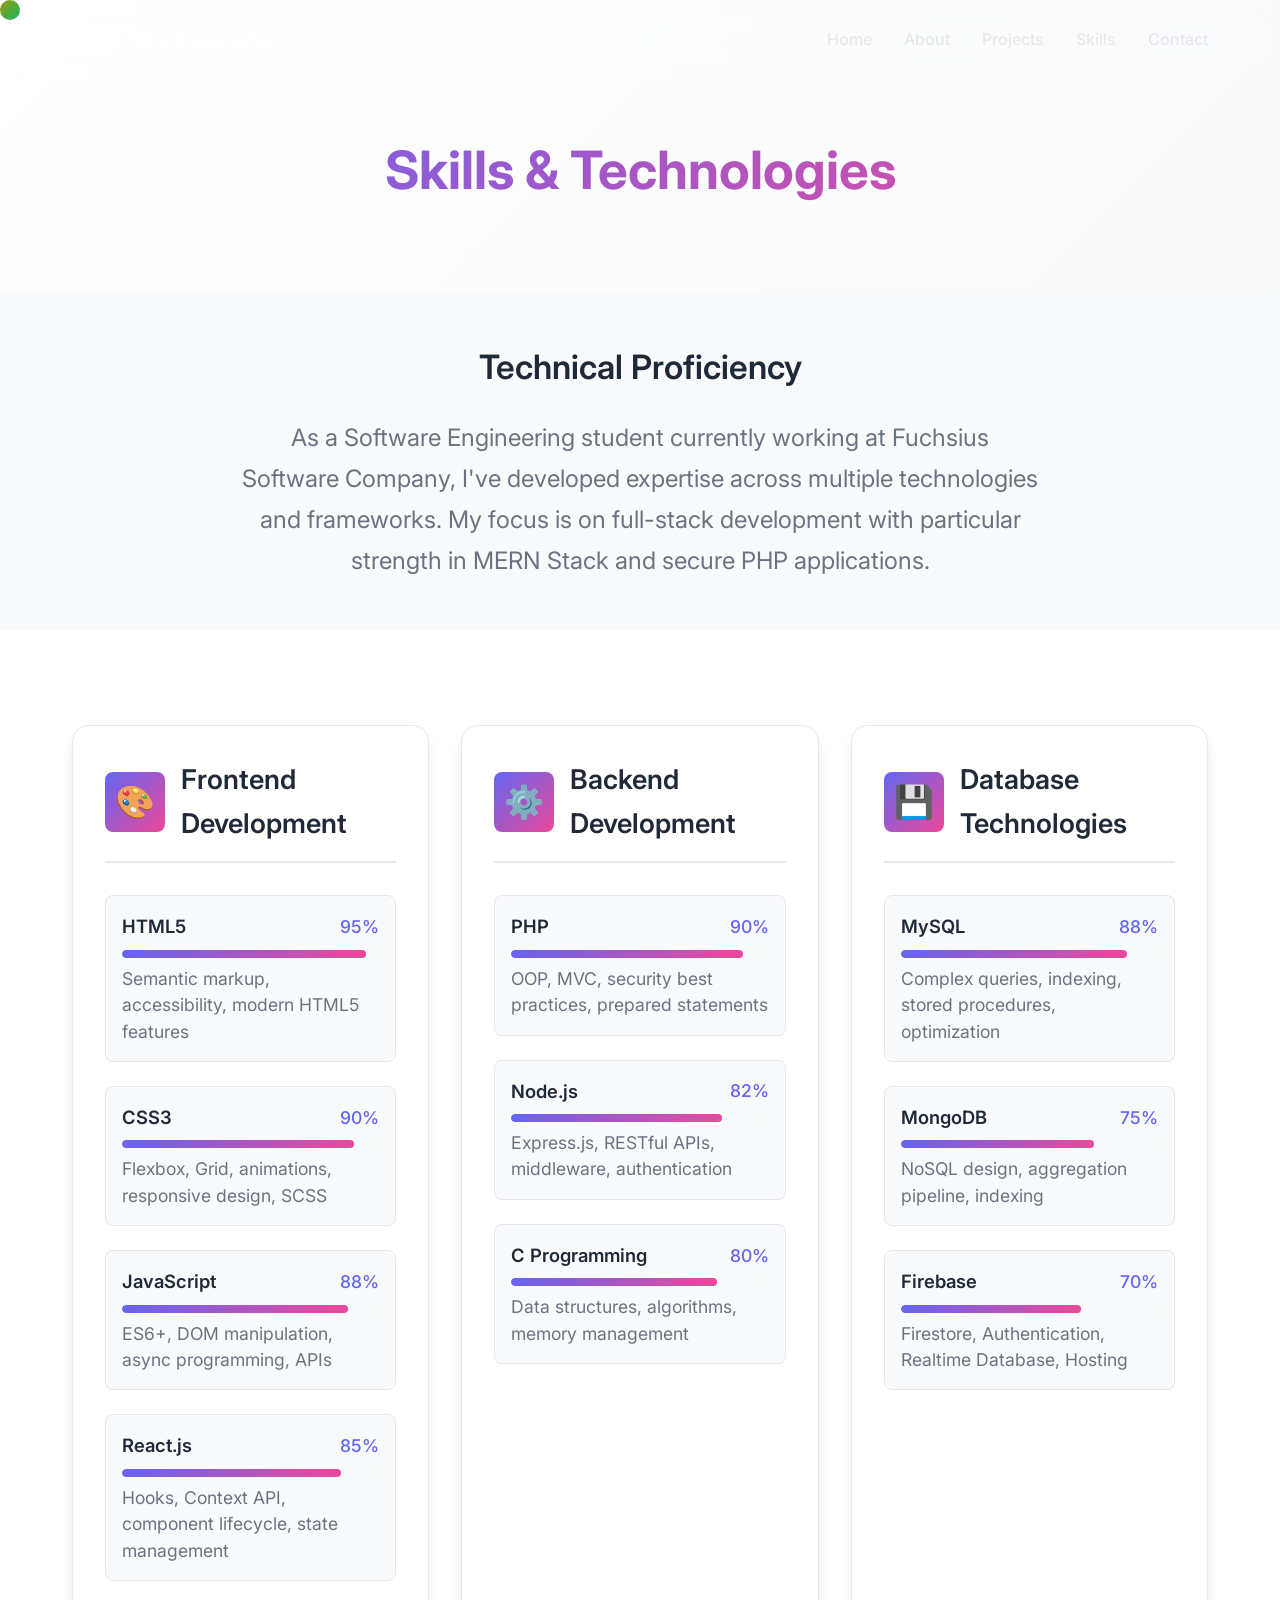
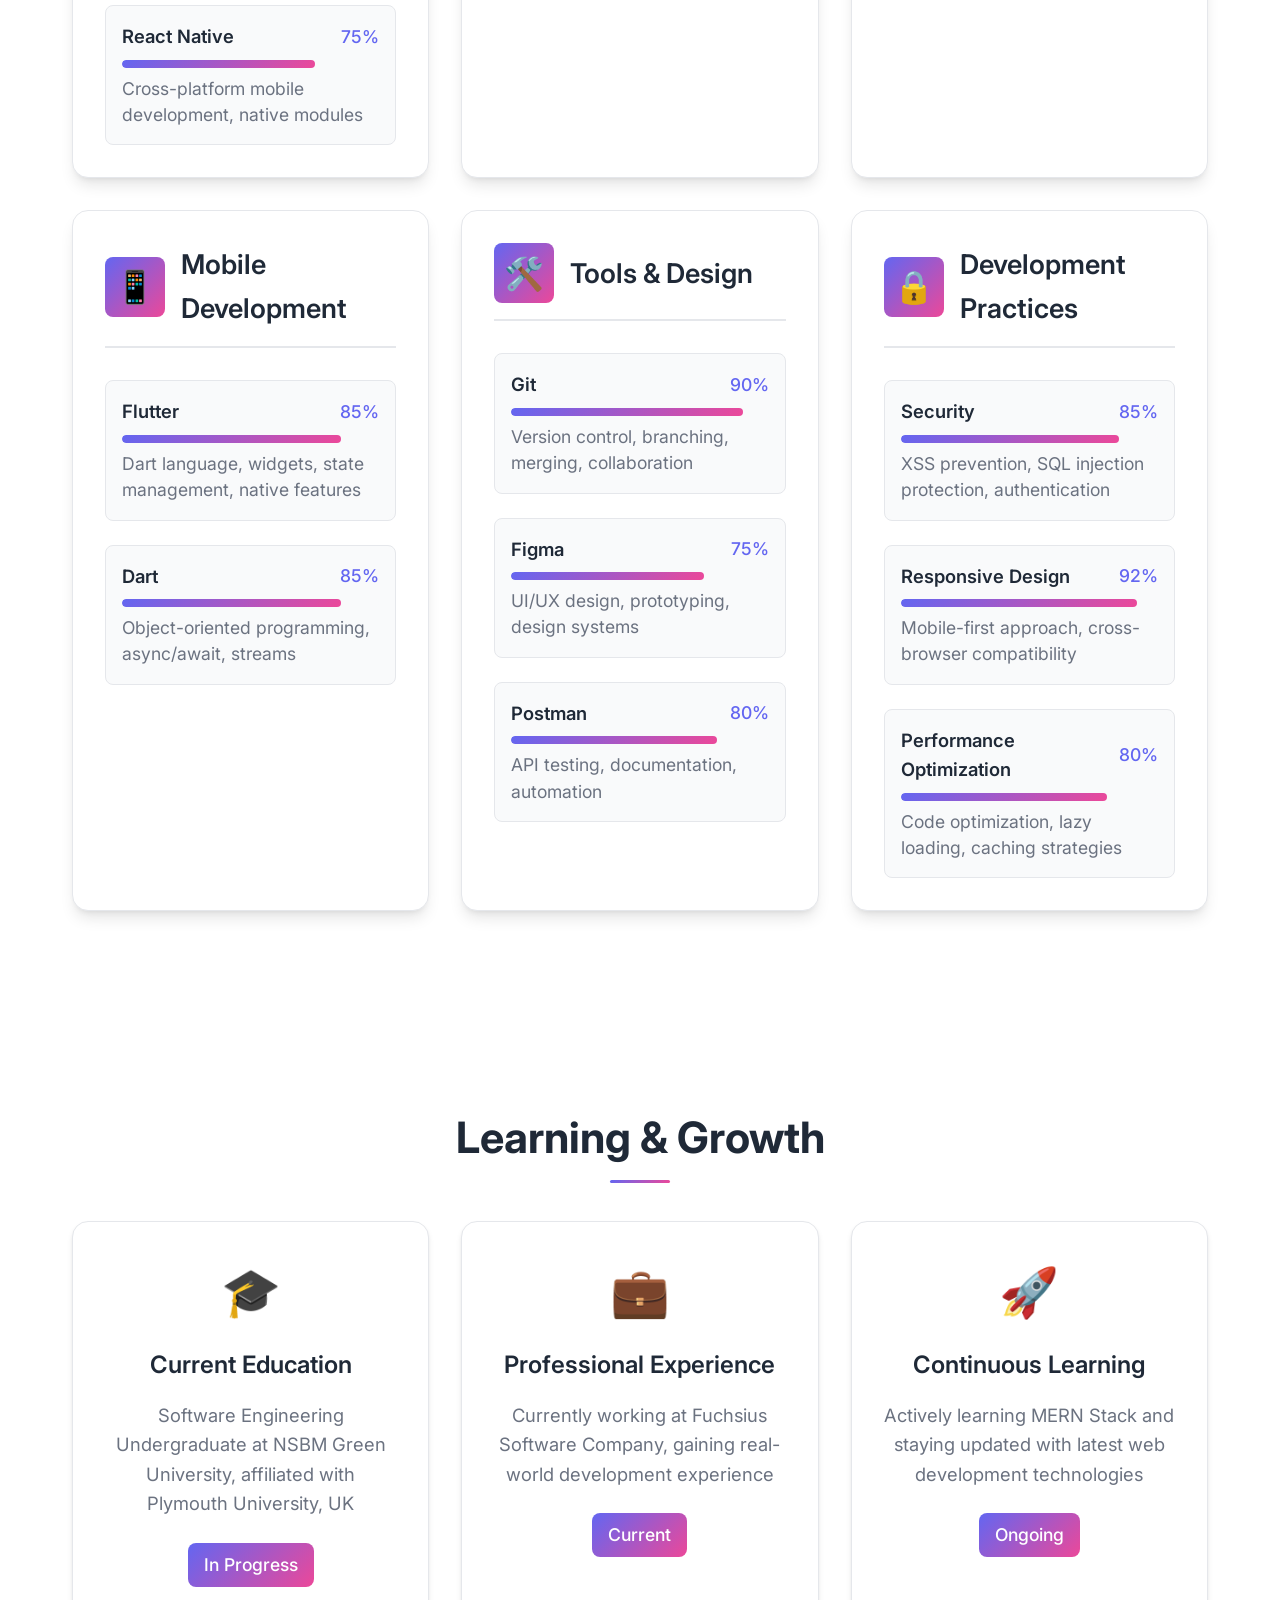
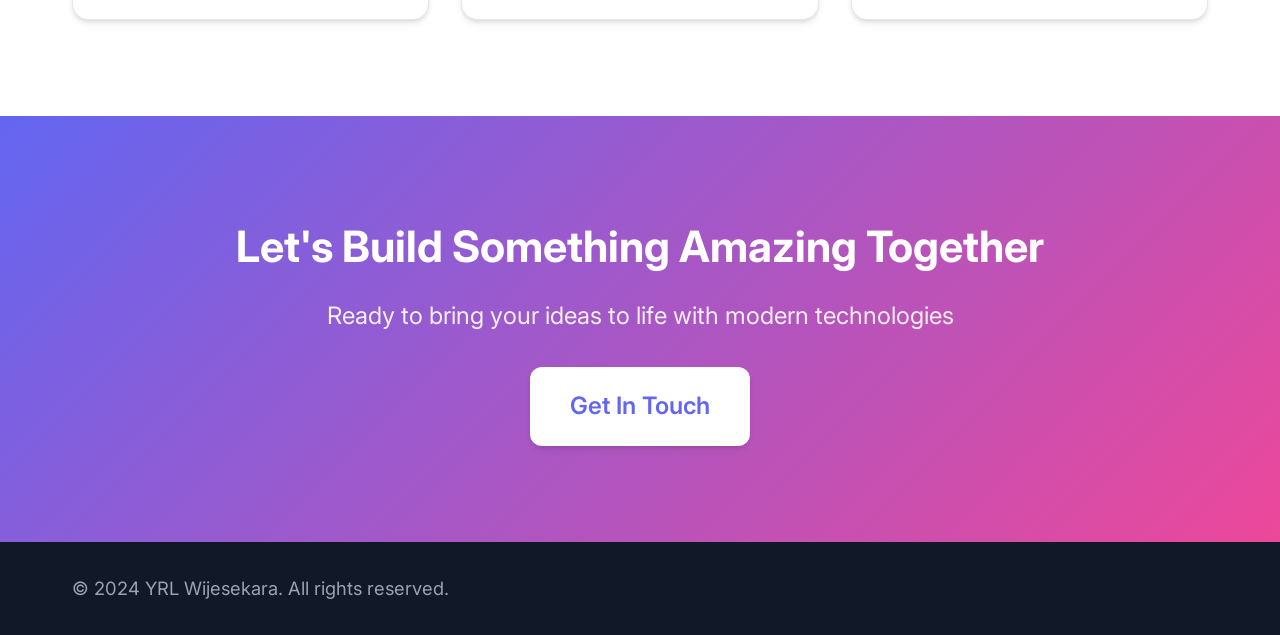
<file: pages/skills.html>
<!DOCTYPE html>
<html lang="en">
<head>
    <meta charset="UTF-8">
    <meta name="viewport" content="width=device-width, initial-scale=1.0">
    <title>Skills - YRL Wijesekara Portfolio</title>
    <link rel="stylesheet" href="../styles.css">
    <link rel="stylesheet" href="../mobile-menu-enhanced.css">
    <link rel="preconnect" href="https://fonts.googleapis.com">
    <link rel="preconnect" href="https://fonts.gstatic.com" crossorigin>
    <link href="https://fonts.googleapis.com/css2?family=Inter:wght@300;400;500;600;700&display=swap" rel="stylesheet">
    <link rel="stylesheet" href="https://cdn.jsdelivr.net/npm/bootstrap-icons@1.11.1/font/bootstrap-icons.css">
</head>
<body>
    <div class="cursor-follower"></div>
    
    <nav class="navbar" role="navigation" aria-label="Main navigation">
        <div class="nav-container">
            <a href="../index.html" class="nav-brand">YRL Wijesekara</a>
            <ul class="nav-menu">
                <li><a href="../index.html" class="nav-link">Home</a></li>
                <li><a href="about.html" class="nav-link">About</a></li>
                <li><a href="projects.html" class="nav-link">Projects</a></li>
                <li><a href="skills.html" class="nav-link active">Skills</a></li>
                <li><a href="contact.html" class="nav-link">Contact</a></li>
            </ul>
            <button class="nav-toggle" aria-label="Toggle navigation menu" id="navToggle">
                <i class="bi bi-list" id="menuIcon"></i>
            </button>
        </div>
        <div class="nav-progress"></div>
    </nav>

    <main>
        <section class="page-hero">
            <div class="container">
                <div class="page-hero-content">
                    <h1 class="page-title reveal-text">Skills & Technologies</h1>
                    
                </div>
            </div>
        </section>

        <section class="skills-overview">
            <div class="container">
                <div class="skills-intro reveal-text">
                    <h2>Technical Proficiency</h2>
                    <p>
                        As a Software Engineering student currently working at Fuchsius Software Company, 
                        I've developed expertise across multiple technologies and frameworks. My focus is on 
                        full-stack development with particular strength in MERN Stack and secure PHP applications.
                    </p>
                </div>
            </div>
        </section>

        <section class="skills-detailed-page">
            <div class="container">
                <div class="skills-grid-enhanced">
                    <!-- Frontend Development -->
                    <div class="skill-category-enhanced reveal-text">
                        <div class="category-header">
                            <div class="category-icon">🎨</div>
                            <h3>Frontend Development</h3>
                        </div>
                        <div class="skill-items-enhanced">
                            <div class="skill-item-enhanced">
                                <div class="skill-info">
                                    <span class="skill-name">HTML5</span>
                                    <span class="skill-level">95%</span>
                                </div>
                                <div class="skill-bar">
                                    <div class="skill-progress" data-progress="95"></div>
                                </div>
                                <p class="skill-description">Semantic markup, accessibility, modern HTML5 features</p>
                            </div>
                            <div class="skill-item-enhanced">
                                <div class="skill-info">
                                    <span class="skill-name">CSS3</span>
                                    <span class="skill-level">90%</span>
                                </div>
                                <div class="skill-bar">
                                    <div class="skill-progress" data-progress="90"></div>
                                </div>
                                <p class="skill-description">Flexbox, Grid, animations, responsive design, SCSS</p>
                            </div>
                            <div class="skill-item-enhanced">
                                <div class="skill-info">
                                    <span class="skill-name">JavaScript</span>
                                    <span class="skill-level">88%</span>
                                </div>
                                <div class="skill-bar">
                                    <div class="skill-progress" data-progress="88"></div>
                                </div>
                                <p class="skill-description">ES6+, DOM manipulation, async programming, APIs</p>
                            </div>
                            <div class="skill-item-enhanced">
                                <div class="skill-info">
                                    <span class="skill-name">React.js</span>
                                    <span class="skill-level">85%</span>
                                </div>
                                <div class="skill-bar">
                                    <div class="skill-progress" data-progress="85"></div>
                                </div>
                                <p class="skill-description">Hooks, Context API, component lifecycle, state management</p>
                            </div>
                            <div class="skill-item-enhanced">
                                <div class="skill-info">
                                    <span class="skill-name">React Native</span>
                                    <span class="skill-level">75%</span>
                                </div>
                                <div class="skill-bar">
                                    <div class="skill-progress" data-progress="75"></div>
                                </div>
                                <p class="skill-description">Cross-platform mobile development, native modules</p>
                            </div>
                        </div>
                    </div>

                    <!-- Backend Development -->
                    <div class="skill-category-enhanced reveal-text">
                        <div class="category-header">
                            <div class="category-icon">⚙️</div>
                            <h3>Backend Development</h3>
                        </div>
                        <div class="skill-items-enhanced">
                            <div class="skill-item-enhanced">
                                <div class="skill-info">
                                    <span class="skill-name">PHP</span>
                                    <span class="skill-level">90%</span>
                                </div>
                                <div class="skill-bar">
                                    <div class="skill-progress" data-progress="90"></div>
                                </div>
                                <p class="skill-description">OOP, MVC, security best practices, prepared statements</p>
                            </div>
                            <div class="skill-item-enhanced">
                                <div class="skill-info">
                                    <span class="skill-name">Node.js</span>
                                    <span class="skill-level">82%</span>
                                </div>
                                <div class="skill-bar">
                                    <div class="skill-progress" data-progress="82"></div>
                                </div>
                                <p class="skill-description">Express.js, RESTful APIs, middleware, authentication</p>
                            </div>
                            <div class="skill-item-enhanced">
                                <div class="skill-info">
                                    <span class="skill-name">C Programming</span>
                                    <span class="skill-level">80%</span>
                                </div>
                                <div class="skill-bar">
                                    <div class="skill-progress" data-progress="80"></div>
                                </div>
                                <p class="skill-description">Data structures, algorithms, memory management</p>
                            </div>
                        </div>
                    </div>

                    <!-- Database Technologies -->
                    <div class="skill-category-enhanced reveal-text">
                        <div class="category-header">
                            <div class="category-icon">💾</div>
                            <h3>Database Technologies</h3>
                        </div>
                        <div class="skill-items-enhanced">
                            <div class="skill-item-enhanced">
                                <div class="skill-info">
                                    <span class="skill-name">MySQL</span>
                                    <span class="skill-level">88%</span>
                                </div>
                                <div class="skill-bar">
                                    <div class="skill-progress" data-progress="88"></div>
                                </div>
                                <p class="skill-description">Complex queries, indexing, stored procedures, optimization</p>
                            </div>
                            <div class="skill-item-enhanced">
                                <div class="skill-info">
                                    <span class="skill-name">MongoDB</span>
                                    <span class="skill-level">75%</span>
                                </div>
                                <div class="skill-bar">
                                    <div class="skill-progress" data-progress="75"></div>
                                </div>
                                <p class="skill-description">NoSQL design, aggregation pipeline, indexing</p>
                            </div>
                            <div class="skill-item-enhanced">
                                <div class="skill-info">
                                    <span class="skill-name">Firebase</span>
                                    <span class="skill-level">70%</span>
                                </div>
                                <div class="skill-bar">
                                    <div class="skill-progress" data-progress="70"></div>
                                </div>
                                <p class="skill-description">Firestore, Authentication, Realtime Database, Hosting</p>
                            </div>
                        </div>
                    </div>

                    <!-- Mobile Development -->
                    <div class="skill-category-enhanced reveal-text">
                        <div class="category-header">
                            <div class="category-icon">📱</div>
                            <h3>Mobile Development</h3>
                        </div>
                        <div class="skill-items-enhanced">
                            <div class="skill-item-enhanced">
                                <div class="skill-info">
                                    <span class="skill-name">Flutter</span>
                                    <span class="skill-level">85%</span>
                                </div>
                                <div class="skill-bar">
                                    <div class="skill-progress" data-progress="85"></div>
                                </div>
                                <p class="skill-description">Dart language, widgets, state management, native features</p>
                            </div>
                            <div class="skill-item-enhanced">
                                <div class="skill-info">
                                    <span class="skill-name">Dart</span>
                                    <span class="skill-level">85%</span>
                                </div>
                                <div class="skill-bar">
                                    <div class="skill-progress" data-progress="85"></div>
                                </div>
                                <p class="skill-description">Object-oriented programming, async/await, streams</p>
                            </div>
                        </div>
                    </div>

                    <!-- Tools & Design -->
                    <div class="skill-category-enhanced reveal-text">
                        <div class="category-header">
                            <div class="category-icon">🛠️</div>
                            <h3>Tools & Design</h3>
                        </div>
                        <div class="skill-items-enhanced">
                            <div class="skill-item-enhanced">
                                <div class="skill-info">
                                    <span class="skill-name">Git</span>
                                    <span class="skill-level">90%</span>
                                </div>
                                <div class="skill-bar">
                                    <div class="skill-progress" data-progress="90"></div>
                                </div>
                                <p class="skill-description">Version control, branching, merging, collaboration</p>
                            </div>
                            <div class="skill-item-enhanced">
                                <div class="skill-info">
                                    <span class="skill-name">Figma</span>
                                    <span class="skill-level">75%</span>
                                </div>
                                <div class="skill-bar">
                                    <div class="skill-progress" data-progress="75"></div>
                                </div>
                                <p class="skill-description">UI/UX design, prototyping, design systems</p>
                            </div>
                            <div class="skill-item-enhanced">
                                <div class="skill-info">
                                    <span class="skill-name">Postman</span>
                                    <span class="skill-level">80%</span>
                                </div>
                                <div class="skill-bar">
                                    <div class="skill-progress" data-progress="80"></div>
                                </div>
                                <p class="skill-description">API testing, documentation, automation</p>
                            </div>
                        </div>
                    </div>

                    <!-- Development Practices -->
                    <div class="skill-category-enhanced reveal-text">
                        <div class="category-header">
                            <div class="category-icon">🔒</div>
                            <h3>Development Practices</h3>
                        </div>
                        <div class="skill-items-enhanced">
                            <div class="skill-item-enhanced">
                                <div class="skill-info">
                                    <span class="skill-name">Security</span>
                                    <span class="skill-level">85%</span>
                                </div>
                                <div class="skill-bar">
                                    <div class="skill-progress" data-progress="85"></div>
                                </div>
                                <p class="skill-description">XSS prevention, SQL injection protection, authentication</p>
                            </div>
                            <div class="skill-item-enhanced">
                                <div class="skill-info">
                                    <span class="skill-name">Responsive Design</span>
                                    <span class="skill-level">92%</span>
                                </div>
                                <div class="skill-bar">
                                    <div class="skill-progress" data-progress="92"></div>
                                </div>
                                <p class="skill-description">Mobile-first approach, cross-browser compatibility</p>
                            </div>
                            <div class="skill-item-enhanced">
                                <div class="skill-info">
                                    <span class="skill-name">Performance Optimization</span>
                                    <span class="skill-level">80%</span>
                                </div>
                                <div class="skill-bar">
                                    <div class="skill-progress" data-progress="80"></div>
                                </div>
                                <p class="skill-description">Code optimization, lazy loading, caching strategies</p>
                            </div>
                        </div>
                    </div>
                </div>
            </div>
        </section>


        <section class="certifications-section">
            <div class="container">
                <h2 class="section-title reveal-text">Learning & Growth</h2>
                <div class="learning-grid">
                    <div class="learning-card reveal-text">
                        <div class="learning-icon">🎓</div>
                        <h3>Current Education</h3>
                        <p>Software Engineering Undergraduate at NSBM Green University, affiliated with Plymouth University, UK</p>
                        <span class="learning-status">In Progress</span>
                    </div>
                    <div class="learning-card reveal-text">
                        <div class="learning-icon">💼</div>
                        <h3>Professional Experience</h3>
                        <p>Currently working at Fuchsius Software Company, gaining real-world development experience</p>
                        <span class="learning-status">Current</span>
                    </div>
                    <div class="learning-card reveal-text">
                        <div class="learning-icon">🚀</div>
                        <h3>Continuous Learning</h3>
                        <p>Actively learning MERN Stack and staying updated with latest web development technologies</p>
                        <span class="learning-status">Ongoing</span>
                    </div>
                </div>
            </div>
        </section>

        <section class="cta-section">
            <div class="container">
                <div class="cta-content reveal-text">
                    <h2>Let's Build Something Amazing Together</h2>
                    <p>Ready to bring your ideas to life with modern technologies</p>
                    <a href="contact.html" class="btn btn-primary btn-lg">Get In Touch</a>
                </div>
            </div>
        </section>
    </main>

    <footer class="footer">
        <div class="container">
            <div class="footer-content">
                <p>&copy; 2024 YRL Wijesekara. All rights reserved.</p>
               
            </div>
        </div>
    </footer>

    <script src="../script.js"></script>
    <script src="../mobile-menu.js"></script>
</body>
</html>
</file>
<file: styles.css>
:root {
  --primary-color: #6366f1;
  --primary-dark: #4f46e5;
  --secondary-color: #ec4899;
  --accent-color: #10b981;
  --text-primary: #1f2937;
  --text-secondary: #6b7280;
  --text-light: #9ca3af;
  --bg-primary: #ffffff;
  --bg-secondary: #f9fafb;
  --bg-dark: #111827;
  --surface: #ffffff;
  --surface-hover: #f3f4f6;
  --border-color: #e5e7eb;
  --shadow-sm: 0 1px 2px 0 rgb(0 0 0 / 0.05);
  --shadow-md: 0 4px 6px -1px rgb(0 0 0 / 0.1), 0 2px 4px -2px rgb(0 0 0 / 0.1);
  --shadow-lg: 0 10px 15px -3px rgb(0 0 0 / 0.1), 0 4px 6px -4px rgb(0 0 0 / 0.1);
  --shadow-xl: 0 20px 25px -5px rgb(0 0 0 / 0.1), 0 8px 10px -6px rgb(0 0 0 / 0.1);
  --gradient-primary: linear-gradient(135deg, var(--primary-color), var(--secondary-color));
  --gradient-secondary: linear-gradient(135deg, var(--accent-color), var(--primary-color));
  --glass-bg: rgba(255, 255, 255, 0.1);
  --glass-border: rgba(255, 255, 255, 0.2);
  --blur-amount: blur(20px);
  --border-radius-sm: 0.375rem;
  --border-radius-md: 0.5rem;
  --border-radius-lg: 0.75rem;
  --border-radius-xl: 1rem;
  --transition-fast: 0.15s ease;
  --transition-normal: 0.3s ease;
  --transition-slow: 0.5s ease;
  --font-size-xs: clamp(0.75rem, 0.7rem + 0.25vw, 1rem);
  --font-size-sm: clamp(0.875rem, 0.8rem + 0.375vw, 1.125rem);
  --font-size-base: clamp(1rem, 0.95rem + 0.25vw, 1.25rem);
  --font-size-lg: clamp(1.125rem, 1rem + 0.625vw, 1.5rem);
  --font-size-xl: clamp(1.25rem, 1.1rem + 0.75vw, 1.875rem);
  --font-size-2xl: clamp(1.5rem, 1.3rem + 1vw, 2.25rem);
  --font-size-3xl: clamp(1.875rem, 1.6rem + 1.375vw, 3rem);
  --font-size-4xl: clamp(2.25rem, 1.9rem + 1.75vw, 3.75rem);
  --container-padding: clamp(1rem, 4vw, 2rem);
  --section-padding: clamp(3rem, 8vw, 6rem);
}

@media (prefers-color-scheme: dark) {
  :root {
    --text-primary: #f9fafb;
    --text-secondary: #d1d5db;
    --text-light: #9ca3af;
    --bg-primary: #111827;
    --bg-secondary: #1f2937;
    --bg-dark: #030712;
    --surface: #1f2937;
    --surface-hover: #374151;
    --border-color: #374151;
    --glass-bg: rgba(0, 0, 0, 0.3);
    --glass-border: rgba(255, 255, 255, 0.1);
  }
}

@media (prefers-reduced-motion: reduce) {
  *,
  *::before,
  *::after {
    animation-duration: 0.01ms !important;
    animation-iteration-count: 1 !important;
    transition-duration: 0.01ms !important;
  }
}

* {
  margin: 0;
  padding: 0;
  box-sizing: border-box;
}

html {
  scroll-behavior: smooth;
  scroll-padding-top: 4rem;
}

body {
  font-family: 'Inter', -apple-system, BlinkMacSystemFont, 'Segoe UI', Roboto, sans-serif;
  font-size: var(--font-size-base);
  line-height: 1.6;
  color: var(--text-primary);
  background-color: var(--bg-primary);
  overflow-x: hidden;
}

.container {
  max-width: 1200px;
  margin: 0 auto;
  padding: 0 var(--container-padding);
}

.cursor-follower {
  position: fixed;
  top: 0;
  left: 0;
  width: 20px;
  height: 20px;
  background: var(--gradient-primary);
  border-radius: 50%;
  pointer-events: none;
  z-index: 9999;
  opacity: 0;
  transform: translate(-50%, -50%);
  transition: opacity var(--transition-fast), transform var(--transition-fast);
  mix-blend-mode: difference;
}

.navbar {
  position: fixed;
  top: 0;
  left: 0;
  right: 0;
  z-index: 1000;
  background: rgba(17, 24, 39, 0.95);
  backdrop-filter: var(--blur-amount);
  border-bottom: 1px solid rgba(55, 65, 81, 0.3);
  transition: all var(--transition-normal);
}

.nav-container {
  display: flex;
  justify-content: space-between;
  align-items: center;
  padding: 1rem var(--container-padding);
  max-width: 1200px;
  margin: 0 auto;
}

.nav-brand {
  font-size: var(--font-size-xl);
  font-weight: 700;
  color: #ffffff;
  text-decoration: none;
  transition: transform var(--transition-fast);
}

.nav-brand:hover {
  transform: scale(1.05);
}

.nav-menu {
  display: none;
  list-style: none;
  gap: 2rem;
}

.nav-link {
  color: #e5e7eb;
  text-decoration: none;
  font-weight: 500;
  position: relative;
  transition: color var(--transition-fast);
}

.nav-link::after {
  content: '';
  position: absolute;
  bottom: -4px;
  left: 0;
  width: 0;
  height: 2px;
  background: var(--gradient-primary);
  transition: width var(--transition-normal);
}

.nav-link:hover {
  color: #ffffff;
}

.nav-link:hover::after {
  width: 100%;
}


.nav-progress {
  position: absolute;
  bottom: 0;
  left: 0;
  height: 2px;
  background: var(--gradient-primary);
  width: 0;
  transition: width var(--transition-fast);
}

.hero {
  min-height: 100vh;
  display: flex;
  align-items: center;
  background: linear-gradient(135deg, var(--bg-primary) 0%, var(--bg-secondary) 100%);
  position: relative;
  overflow: hidden;
}

.hero::before {
  content: '';
  position: absolute;
  top: 0;
  left: 0;
  right: 0;
  bottom: 0;
  background: radial-gradient(circle at 20% 80%, rgba(99, 102, 241, 0.1) 0%, transparent 50%),
              radial-gradient(circle at 80% 20%, rgba(236, 72, 153, 0.1) 0%, transparent 50%);
  pointer-events: none;
}

.hero-container {
  display: grid;
  grid-template-columns: 1fr;
  gap: 3rem;
  align-items: center;
  justify-items: center;
  position: relative;
  z-index: 1;
  min-height: 80vh;
  text-align: center;
}

.hero-content {
  text-align: center;
  max-width: 800px;
  width: 100%;
}

.hero-visual {
  display: flex;
  justify-content: center;
  align-items: center;
  position: relative;
}

.hero-title {
  font-size: var(--font-size-4xl);
  font-weight: 700;
  margin-bottom: 1rem;
  line-height: 1.2;
}

.hero-name {
  background: var(--gradient-primary);
  -webkit-background-clip: text;
  background-clip: text;
  -webkit-text-fill-color: transparent;
  display: block;
}

.hero-subtitle {
  font-size: var(--font-size-xl);
  color: var(--text-secondary);
  margin-bottom: 1rem;
  font-weight: 500;
}

.hero-description {
  font-size: var(--font-size-lg);
  color: var(--text-secondary);
  margin-bottom: 2rem;
  max-width: 600px;
  margin-left: auto;
  margin-right: auto;
}

.hero-buttons {
  display: flex;
  flex-wrap: wrap;
  gap: 1rem;
  justify-content: center;
}

.btn {
  display: inline-flex;
  align-items: center;
  gap: 0.5rem;
  padding: 1rem 2rem;
  border: none;
  border-radius: var(--border-radius-lg);
  font-size: var(--font-size-base);
  font-weight: 600;
  text-decoration: none;
  cursor: pointer;
  transition: all var(--transition-normal);
  position: relative;
  overflow: hidden;
}

.btn::before {
  content: '';
  position: absolute;
  top: 0;
  left: -100%;
  width: 100%;
  height: 100%;
  background: linear-gradient(90deg, transparent, rgba(255, 255, 255, 0.2), transparent);
  transition: left var(--transition-slow);
}

.btn:hover::before {
  left: 100%;
}

.btn-primary {
  background: var(--gradient-primary);
  color: white;
  box-shadow: var(--shadow-md);
}

.btn-primary:hover {
  transform: translateY(-2px);
  box-shadow: var(--shadow-lg);
}

.btn-secondary {
  background: transparent;
  color: var(--primary-color);
  border: 2px solid var(--primary-color);
}

.btn-secondary:hover {
  background: var(--primary-color);
  color: white;
  transform: translateY(-2px);
}

.hero-visual {
  display: flex;
  justify-content: center;
  align-items: center;
  position: relative;
  min-height: 300px;
}

.floating-shapes {
  position: relative;
  width: 300px;
  height: 300px;
}

.shape {
  position: absolute;
  border-radius: var(--border-radius-xl);
  background: var(--gradient-primary);
  opacity: 0.1;
  animation: float 6s ease-in-out infinite;
}

.shape-1 {
  width: 100px;
  height: 100px;
  top: 20%;
  left: 10%;
  animation-delay: 0s;
}

.shape-2 {
  width: 80px;
  height: 80px;
  top: 60%;
  right: 20%;
  animation-delay: 2s;
}

.shape-3 {
  width: 60px;
  height: 60px;
  bottom: 10%;
  left: 50%;
  animation-delay: 4s;
}

@keyframes float {
  0%, 100% { transform: translateY(0px) rotate(0deg); }
  33% { transform: translateY(-20px) rotate(5deg); }
  66% { transform: translateY(10px) rotate(-3deg); }
}

section {
  padding: var(--section-padding) 0;
}

.section-title {
  font-size: var(--font-size-3xl);
  font-weight: 700;
  text-align: center;
  margin-bottom: 3rem;
  position: relative;
}

.section-title::after {
  content: '';
  position: absolute;
  bottom: -10px;
  left: 50%;
  transform: translateX(-50%);
  width: 60px;
  height: 3px;
  background: var(--gradient-primary);
  border-radius: 2px;
}

.about {
  background: var(--bg-secondary);
}

.about-grid {
  display: grid;
  grid-template-columns: 1fr;
  gap: 3rem;
  align-items: center;
}

.about-text p {
  font-size: var(--font-size-lg);
  color: var(--text-secondary);
  margin-bottom: 1.5rem;
  line-height: 1.7;
}

.stats {
  display: grid;
  grid-template-columns: repeat(auto-fit, minmax(150px, 1fr));
  gap: 2rem;
  margin-top: 2rem;
}

.stat-item {
  text-align: center;
  padding: 1.5rem;
  background: var(--surface);
  border-radius: var(--border-radius-lg);
  box-shadow: var(--shadow-sm);
  transition: transform var(--transition-normal), box-shadow var(--transition-normal);
}

.stat-item:hover {
  transform: translateY(-5px);
  box-shadow: var(--shadow-md);
}

.stat-number {
  display: block;
  font-size: var(--font-size-3xl);
  font-weight: 700;
  color: var(--primary-color);
  margin-bottom: 0.5rem;
}

.stat-label {
  font-size: var(--font-size-sm);
  color: var(--text-secondary);
  font-weight: 500;
}

.about-image {
  display: flex;
  justify-content: center;
}

.image-placeholder {
  width: 300px;
  height: 400px;
  background: var(--gradient-primary);
  border-radius: var(--border-radius-xl);
  position: relative;
  overflow: hidden;
}

.image-overlay {
  position: absolute;
  top: 0;
  left: 0;
  right: 0;
  bottom: 0;
  background: rgba(0, 0, 0, 0.2);
  opacity: 0;
  transition: opacity var(--transition-normal);
}

.image-placeholder:hover .image-overlay {
  opacity: 1;
}

.projects-grid {
  display: grid;
  grid-template-columns: repeat(auto-fit, minmax(300px, 1fr));
  gap: 2rem;
}

.project-card {
  background: var(--surface);
  border-radius: var(--border-radius-xl);
  overflow: hidden;
  box-shadow: var(--shadow-sm);
  transition: all var(--transition-normal);
  border: 1px solid var(--border-color);
}

.project-card:hover {
  transform: translateY(-10px);
  box-shadow: var(--shadow-xl);
  border-color: var(--primary-color);
}

.project-image {
  position: relative;
  height: 200px;
  overflow: hidden;
}

.project-placeholder {
  width: 100%;
  height: 100%;
  background: var(--gradient-secondary);
  transition: transform var(--transition-slow);
}

.project-card:hover .project-placeholder {
  transform: scale(1.1);
}

.project-overlay {
  position: absolute;
  top: 0;
  left: 0;
  right: 0;
  bottom: 0;
  background: rgba(0, 0, 0, 0.8);
  display: flex;
  align-items: center;
  justify-content: center;
  opacity: 0;
  transition: opacity var(--transition-normal);
}

.project-card:hover .project-overlay {
  opacity: 1;
}

.project-links {
  display: flex;
  gap: 1rem;
}

.project-link {
  display: flex;
  align-items: center;
  justify-content: center;
  width: 50px;
  height: 50px;
  background: var(--surface);
  border-radius: 50%;
  color: var(--text-primary);
  text-decoration: none;
  transition: all var(--transition-normal);
}

.project-link:hover {
  background: var(--primary-color);
  color: white;
  transform: scale(1.1);
}

.project-content {
  padding: 1.5rem;
}

.project-title {
  font-size: var(--font-size-xl);
  font-weight: 600;
  margin-bottom: 0.5rem;
  color: var(--text-primary);
}

.project-description {
  color: var(--text-secondary);
  margin-bottom: 1rem;
  line-height: 1.6;
}

.project-tech {
  display: flex;
  flex-wrap: wrap;
  gap: 0.5rem;
}

.tech-tag {
  padding: 0.25rem 0.75rem;
  background: var(--bg-secondary);
  color: var(--primary-color);
  border-radius: var(--border-radius-sm);
  font-size: var(--font-size-sm);
  font-weight: 500;
  border: 1px solid var(--border-color);
}

.skills {
  background: var(--bg-secondary);
}

.skills-grid {
  display: grid;
  grid-template-columns: repeat(auto-fit, minmax(300px, 1fr));
  gap: 2rem;
}

.skill-category {
  background: var(--surface);
  padding: 2rem;
  border-radius: var(--border-radius-xl);
  box-shadow: var(--shadow-sm);
  transition: transform var(--transition-normal), box-shadow var(--transition-normal);
}

.skill-category:hover {
  transform: translateY(-5px);
  box-shadow: var(--shadow-lg);
}

.skill-category-title {
  font-size: var(--font-size-xl);
  font-weight: 600;
  margin-bottom: 1.5rem;
  color: var(--primary-color);
}

.skill-items {
  display: flex;
  flex-direction: column;
  gap: 1rem;
}

.skill-item {
  display: flex;
  flex-direction: column;
  gap: 0.5rem;
}

.skill-name {
  font-weight: 500;
  color: var(--text-primary);
}

.skill-bar {
  height: 8px;
  background: var(--bg-secondary);
  border-radius: 4px;
  overflow: hidden;
  position: relative;
}

.skill-progress {
  height: 100%;
  background: var(--gradient-primary);
  border-radius: 4px;
  width: 0;
  transition: width 1s ease-out;
  position: relative;
}

.skill-progress::after {
  content: '';
  position: absolute;
  top: 0;
  left: -100%;
  width: 100%;
  height: 100%;
  background: linear-gradient(90deg, transparent, rgba(255, 255, 255, 0.4), transparent);
  animation: shimmer 2s infinite;
}

@keyframes shimmer {
  0% { left: -100%; }
  100% { left: 100%; }
}

.contact-content {
  display: flex;
  flex-direction: column;
  align-items: center;
  justify-content: center;
  text-align: center;
  gap: 3rem;
  max-width: 800px;
  margin: 0 auto;
  padding: 2rem 0;
}

/* Wider form specifically for index page */
#contact .contact-form {
  max-width: 600px;
  width: 100%;
  margin: 0 auto;
}

.contact-info {
  display: flex;
  flex-direction: column;
  align-items: center;
  text-align: center;
  width: 100%;
}

.contact-info h3 {
  font-size: var(--font-size-2xl);
  font-weight: 600;
  margin-bottom: 1rem;
  color: var(--text-primary);
  text-align: center;
}

.contact-info p {
  font-size: var(--font-size-lg);
  color: var(--text-secondary);
  margin-bottom: 2rem;
  line-height: 1.6;
  text-align: center;
  max-width: 600px;
}

.contact-methods {
  display: flex;
  flex-direction: column;
  align-items: center;
  gap: 1rem;
  width: 100%;
  max-width: 500px;
}

.contact-method {
  display: flex;
  align-items: center;
  justify-content: center;
  gap: 1rem;
  padding: 1rem 1.5rem;
  background: var(--surface);
  border-radius: var(--border-radius-lg);
  text-decoration: none;
  color: var(--text-primary);
  transition: all var(--transition-normal);
  border: 1px solid var(--border-color);
  min-width: 180px;
  text-align: center;
}

.contact-method:hover {
  background: var(--surface-hover);
  transform: translateX(10px);
  border-color: var(--primary-color);
}

.contact-method svg {
  color: var(--primary-color);
  flex-shrink: 0;
}

.contact-form {
  background: var(--surface);
  padding: 2rem;
  border-radius: var(--border-radius-xl);
  box-shadow: var(--shadow-md);
  border: 1px solid var(--border-color);
}

.form-group {
  position: relative;
  margin-bottom: 2rem;
}

.form-group input,
.form-group textarea {
  width: 100%;
  padding: 1rem;
  border: 2px solid var(--border-color);
  border-radius: var(--border-radius-md);
  background: var(--bg-primary);
  font-size: var(--font-size-base);
  color: var(--text-primary);
  transition: border-color var(--transition-normal);
  resize: vertical;
}

.form-group input:focus,
.form-group textarea:focus {
  outline: none;
  border-color: var(--primary-color);
}

.form-group label {
  position: absolute;
  top: 1rem;
  left: 1rem;
  font-size: var(--font-size-base);
  color: var(--text-light);
  pointer-events: none;
  transition: all var(--transition-normal);
}

.form-group input:focus + label,
.form-group textarea:focus + label,
.form-group input:valid + label,
.form-group textarea:valid + label {
  top: -0.5rem;
  left: 0.75rem;
  font-size: var(--font-size-sm);
  color: var(--primary-color);
  background: var(--surface);
  padding: 0 0.5rem;
}

.footer {
  background: var(--bg-dark);
  color: var(--text-light);
  padding: 2rem 0;
}

.footer-content {
  display: flex;
  flex-direction: column;
  align-items: center;
  gap: 1rem;
  text-align: center;
}

.footer-links {
  display: flex;
  gap: 2rem;
}

.footer-link {
  color: var(--text-light);
  text-decoration: none;
  transition: color var(--transition-fast);
}

.footer-link:hover {
  color: var(--primary-color);
}

.reveal-text {
  opacity: 0;
  transform: translateY(50px);
  transition: all var(--transition-slow);
}

.reveal-text.revealed {
  opacity: 1;
  transform: translateY(0);
}

/* Mobile Menu Styles */
@media (min-width: 768px) {
  .nav-menu {
    display: flex;
  }
  
  .hero-container {
    grid-template-columns: 1fr 1fr;
    text-align: left;
  }
  
  .hero-content {
    text-align: left;
  }
  
  .hero-buttons {
    justify-content: flex-start;
  }
  
  .about-grid {
    grid-template-columns: 1fr 1fr;
  }
  
  .contact-content {
    max-width: 900px;
    padding: 3rem 0;
  }
  
  .contact-methods {
    flex-direction: row;
    justify-content: center;
    flex-wrap: wrap;
    max-width: 600px;
  }
  
  .footer-content {
    flex-direction: row;
    justify-content: space-between;
  }
}

@media (min-width: 1024px) {
  .floating-shapes {
    width: 400px;
    height: 400px;
  }
  
  .projects-grid {
    grid-template-columns: repeat(3, 1fr);
  }
  
  .stats {
    grid-template-columns: repeat(3, 1fr);
  }
}

@media (min-width: 1200px) {
  .hero-visual {
    min-height: 500px;
  }
  
  .floating-shapes {
    width: 500px;
    height: 500px;
  }
}

@media (hover: hover) {
  .cursor-follower {
    opacity: 1;
  }
}

@supports (backdrop-filter: blur(20px)) {
  .navbar {
    background: var(--glass-bg);
    backdrop-filter: var(--blur-amount);
    border: 1px solid var(--glass-border);
  }
  
  .skill-category,
  .project-card,
  .contact-form {
    background: var(--glass-bg);
    backdrop-filter: var(--blur-amount);
    border: 1px solid var(--glass-border);
  }
}

@media (prefers-color-scheme: dark) {
  .navbar {
    background: rgba(17, 24, 39, 0.95);
    border-bottom-color: var(--border-color);
  }
  
  .hero {
    background: linear-gradient(135deg, var(--bg-primary) 0%, var(--bg-secondary) 100%);
  }
}

/* Enhanced Skills Section for About Page */
.skills-header {
  text-align: center;
  margin-bottom: 3rem;
}

.skills-title-container {
  display: flex;
  align-items: center;
  justify-content: center;
  gap: 1rem;
  margin-bottom: 1rem;
}

.skills-icon {
  font-size: 2.5rem;
  background: linear-gradient(135deg, #6366f1, #8b5cf6);
  -webkit-background-clip: text;
  -webkit-text-fill-color: transparent;
  background-clip: text;
}

.skills-description {
  color: var(--text-secondary);
  font-size: 1.1rem;
  max-width: 600px;
  margin: 0 auto;
}



/* Fix Tech Icons Overflow in Skills Page */
.tech-categories {
  display: grid;
  grid-template-columns: repeat(auto-fit, minmax(300px, 1fr));
  gap: 2rem;
  margin-top: 2rem;
}

.tech-category {
  background: var(--surface);
  border-radius: var(--border-radius-lg);
  padding: 2rem;
  box-shadow: var(--shadow-md);
  border: 1px solid var(--border-color);
}

.tech-category h3 {
  margin-bottom: 1rem;
  color: var(--text-primary);
}

.tech-category p {
  color: var(--text-secondary);
  margin-bottom: 1.5rem;
  line-height: 1.6;
}

.tech-icons {
  display: grid;
  grid-template-columns: repeat(auto-fit, minmax(120px, 1fr));
  gap: 1rem;
  margin-top: 1.5rem;
}

.tech-icon-item {
  display: flex;
  flex-direction: column;
  align-items: center;
  gap: 0.5rem;
  padding: 1rem;
  background: var(--bg-secondary);
  border-radius: var(--border-radius-md);
  border: 1px solid var(--border-color);
  transition: all var(--transition-normal);
  text-align: center;
  min-height: 100px;
  justify-content: center;
}

.tech-icon-item:hover {
  transform: translateY(-3px);
  box-shadow: var(--shadow-md);
  border-color: var(--primary-color);
}

.tech-icon-large {
  font-size: 2rem;
  margin-bottom: 0.5rem;
  display: block;
}

.tech-icon-item span:not(.tech-icon-large) {
  font-size: 0.85rem;
  font-weight: 500;
  color: var(--text-primary);
  word-wrap: break-word;
  hyphens: auto;
  line-height: 1.2;
}

/* Responsive Design for Enhanced Skills */
@media (min-width: 1200px) {
  .skills-list-enhanced {
    grid-template-columns: repeat(auto-fit, minmax(180px, 1fr));
  }
}

@media (max-width: 768px) {
  .skills-list-enhanced {
    grid-template-columns: repeat(2, 1fr);
    gap: 0.8rem;
  }
  
  .skill-tag-enhanced {
    padding: 0.8rem;
    min-height: 100px;
  }
  
  .skill-tag-enhanced .skill-icon {
    width: 30px;
    height: 30px;
    font-size: 1.2rem;
  }
  
  .skill-tag-enhanced .skill-name {
    font-size: 0.9rem;
  }
  
  .tech-icons {
    grid-template-columns: repeat(2, 1fr);
    gap: 0.8rem;
  }
  
  .tech-icon-item {
    padding: 0.8rem;
    min-height: 80px;
  }
  
  .tech-icon-large {
    font-size: 1.5rem;
  }
  
  .tech-icon-item span:not(.tech-icon-large) {
    font-size: 0.8rem;
  }
}

@media (max-width: 480px) {
  .tech-icons {
    grid-template-columns: 1fr;
  }
}

/* Additional styles for multi-page portfolio */

.profile-img {
  width: 100%;
  height: 100%;
  object-fit: cover;
  border-radius: var(--border-radius-xl);
}

.project-img {
  width: 100%;
  height: 100%;
  object-fit: cover;
  transition: transform var(--transition-slow);
}

.project-header {
  display: flex;
  align-items: center;
  gap: 0.75rem;
  margin-bottom: 0.5rem;
}

.project-emoji {
  font-size: 1.5rem;
}

.project-subtitle {
  font-size: var(--font-size-sm);
  color: var(--primary-color);
  font-weight: 600;
  margin-bottom: 0.5rem;
}

/* Page Hero Styles */
.page-hero {
  padding: 8rem 0 4rem;
  background: linear-gradient(135deg, var(--bg-primary) 0%, var(--bg-secondary) 100%);
  text-align: center;
}

.page-title {
  font-size: var(--font-size-4xl);
  font-weight: 700;
  margin-bottom: 1rem;
  background: var(--gradient-primary);
  -webkit-background-clip: text;
  background-clip: text;
  -webkit-text-fill-color: transparent;
}

.page-subtitle {
  font-size: var(--font-size-xl);
  color: var(--text-secondary);
  max-width: 600px;
  margin: 0 auto;
}

/* About Page Styles */
.about-detailed {
  padding: var(--section-padding) 0;
}

.about-grid-detailed {
  display: grid;
  grid-template-columns: 1fr;
  gap: 3rem;
}

.about-intro h2 {
  font-size: var(--font-size-2xl);
  font-weight: 600;
  margin-bottom: 1.5rem;
  color: var(--text-primary);
}

.about-intro p {
  font-size: var(--font-size-lg);
  line-height: 1.7;
  color: var(--text-secondary);
}

.experience-timeline {
  margin: 3rem 0;
}

.experience-timeline h3 {
  font-size: var(--font-size-xl);
  font-weight: 600;
  margin-bottom: 2rem;
  color: var(--primary-color);
}

.timeline {
  position: relative;
  padding-left: 2rem;
}

.timeline::before {
  content: '';
  position: absolute;
  left: 0.5rem;
  top: 0;
  bottom: 0;
  width: 2px;
  background: var(--gradient-primary);
}

.timeline-item {
  position: relative;
  margin-bottom: 2rem;
  padding-left: 2rem;
}

.timeline-dot {
  position: absolute;
  left: -1.5rem;
  top: 0.5rem;
  width: 12px;
  height: 12px;
  background: var(--primary-color);
  border-radius: 50%;
  border: 3px solid var(--bg-primary);
  box-shadow: 0 0 0 3px var(--primary-color);
}

.timeline-content h4 {
  font-size: var(--font-size-lg);
  font-weight: 600;
  color: var(--text-primary);
  margin-bottom: 0.25rem;
}

.timeline-date {
  font-size: var(--font-size-sm);
  color: var(--primary-color);
  font-weight: 500;
  margin-bottom: 0.5rem;
  display: block;
}

.timeline-content p {
  color: var(--text-secondary);
  line-height: 1.6;
}


.skills-detailed h3 {
  font-size: var(--font-size-xl);
  font-weight: 600;
  margin-bottom: 2rem;
  color: var(--primary-color);
}

.skills-detailed {
  max-width: 1000px;
  margin: 0 auto;
}

.skills-categories {
  display: grid;
  grid-template-columns: 1fr;
  gap: 2rem;
  max-width: 800px;
  margin: 0 auto;
}

.skills-categories .skill-category-detailed:nth-child(3) {
  grid-column: 1;
  max-width: none;
  margin: 0;
}

.skill-category-detailed {
  background: var(--surface);
  padding: 2.5rem;
  border-radius: var(--border-radius-lg);
  box-shadow: var(--shadow-sm);
  border: 1px solid var(--border-color);
  width: 100%;
}

.skill-category-detailed h4 {
  font-size: var(--font-size-lg);
  font-weight: 600;
  margin-bottom: 1rem;
  color: var(--text-primary);
}

.skills-list {
  display: flex;
  flex-wrap: wrap;
  gap: 0.5rem;
}

.skill-tag {
  padding: 0.5rem 1rem;
  background: var(--bg-secondary);
  color: var(--text-primary);
  border-radius: var(--border-radius-md);
  font-size: var(--font-size-sm);
  font-weight: 500;
  border: 1px solid var(--border-color);
  transition: all var(--transition-normal);
}

.skill-tag:hover {
  background: var(--primary-color);
  color: white;
  transform: translateY(-2px);
}

.about-sidebar {
  display: flex;
  flex-direction: column;
  gap: 2rem;
}

.profile-card {
  background: var(--surface);
  padding: 2rem;
  border-radius: var(--border-radius-xl);
  box-shadow: var(--shadow-md);
  border: 1px solid var(--border-color);
  text-align: center;
}

.profile-image {
  width: 150px;
  height: 150px;
  margin: 0 auto 1.5rem;
  border-radius: 50%;
  overflow: hidden;
  border: 4px solid var(--primary-color);
}

.profile-image img {
  width: 100%;
  height: 100%;
  object-fit: cover;
  object-position: center;
}

.profile-info h3 {
  font-size: var(--font-size-lg);
  font-weight: 600;
  margin-bottom: 1rem;
  color: var(--primary-color);
}

.facts-list {
  list-style: none;
  text-align: left;
}

.facts-list li {
  margin-bottom: 0.75rem;
  color: var(--text-secondary);
}

.facts-list strong {
  color: var(--text-primary);
}

.interests-card {
  background: var(--surface);
  padding: 2rem;
  border-radius: var(--border-radius-xl);
  box-shadow: var(--shadow-md);
  border: 1px solid var(--border-color);
}

.interests-card h3 {
  font-size: var(--font-size-lg);
  font-weight: 600;
  margin-bottom: 1.5rem;
  color: var(--primary-color);
  text-align: center;
}

.interests-grid {
  display: grid;
  grid-template-columns: repeat(2, 1fr);
  gap: 1rem;
}

.interest-item {
  display: flex;
  align-items: center;
  gap: 0.5rem;
  padding: 0.75rem;
  background: var(--bg-secondary);
  border-radius: var(--border-radius-md);
  font-size: var(--font-size-sm);
  font-weight: 500;
  transition: transform var(--transition-normal);
}

.interest-item:hover {
  transform: scale(1.05);
}

.interest-icon {
  font-size: 1.25rem;
}

.download-cv {
  margin-top: 1rem;
}

.btn-full {
  width: 100%;
  justify-content: center;
}

.btn svg {
  margin-right: 0.5rem;
}

.values-section {
  padding: var(--section-padding) 0;
  background: var(--bg-secondary);
}

.values-grid {
  display: grid;
  grid-template-columns: repeat(auto-fit, minmax(250px, 1fr));
  gap: 2rem;
  margin-top: 3rem;
}

.value-card {
  background: var(--surface);
  padding: 2rem;
  border-radius: var(--border-radius-xl);
  box-shadow: var(--shadow-sm);
  border: 1px solid var(--border-color);
  text-align: center;
  transition: transform var(--transition-normal), box-shadow var(--transition-normal);
}

.value-card:hover {
  transform: translateY(-5px);
  box-shadow: var(--shadow-lg);
}

.value-icon {
  font-size: 3rem;
  margin-bottom: 1rem;
}

.value-card h3 {
  font-size: var(--font-size-lg);
  font-weight: 600;
  margin-bottom: 1rem;
  color: var(--text-primary);
}

.value-card p {
  color: var(--text-secondary);
  line-height: 1.6;
}

/* Projects Page Styles */
.projects-filter {
  padding: 2rem 0;
  background: var(--bg-secondary);
}

.filter-buttons {
  display: flex;
  justify-content: center;
  flex-wrap: wrap;
  gap: 1rem;
}

.filter-btn {
  padding: 0.75rem 1.5rem;
  background: var(--surface);
  border: 1px solid var(--border-color);
  border-radius: var(--border-radius-lg);
  font-size: var(--font-size-sm);
  font-weight: 500;
  color: var(--text-primary);
  cursor: pointer;
  transition: all var(--transition-normal);
}

.filter-btn:hover,
.filter-btn.active {
  background: var(--primary-color);
  color: white;
  border-color: var(--primary-color);
  transform: translateY(-2px);
}

.projects-showcase {
  padding: var(--section-padding) 0;
}

.projects-grid-extended {
  display: grid;
  gap: 3rem;
}

.project-card-extended {
  background: var(--surface);
  border-radius: var(--border-radius-xl);
  overflow: hidden;
  box-shadow: var(--shadow-md);
  border: 1px solid var(--border-color);
  transition: all var(--transition-normal);
}

.project-card-extended:hover {
  transform: translateY(-10px);
  box-shadow: var(--shadow-xl);
}

.project-image-extended {
  position: relative;
  height: 300px;
  overflow: hidden;
}

.project-overlay-extended {
  position: absolute;
  top: 0;
  left: 0;
  right: 0;
  bottom: 0;
  background: rgba(0, 0, 0, 0.8);
  display: flex;
  align-items: center;
  justify-content: center;
  opacity: 0;
  transition: opacity var(--transition-normal);
}

.project-card-extended:hover .project-overlay-extended {
  opacity: 1;
}

.project-actions {
  display: flex;
  gap: 1rem;
}

.btn-sm {
  padding: 0.5rem 1rem;
  font-size: var(--font-size-sm);
}

.project-content-extended {
  padding: 2rem;
}

.project-meta {
  flex: 1;
}

.project-category {
  font-size: var(--font-size-xs);
  color: var(--primary-color);
  font-weight: 600;
  text-transform: uppercase;
  letter-spacing: 0.05em;
}

.project-features {
  margin: 1.5rem 0;
}

.project-features h4 {
  font-size: var(--font-size-base);
  font-weight: 600;
  margin-bottom: 0.75rem;
  color: var(--text-primary);
}

.project-features ul {
  list-style: none;
  padding: 0;
}

.project-features li {
  padding: 0.25rem 0;
  color: var(--text-secondary);
  position: relative;
  padding-left: 1.5rem;
}

.project-features li::before {
  content: '✓';
  position: absolute;
  left: 0;
  color: var(--accent-color);
  font-weight: bold;
}

.project-tech-extended {
  display: flex;
  flex-wrap: wrap;
  gap: 0.5rem;
  margin-top: 1.5rem;
}

.cta-section {
  padding: var(--section-padding) 0;
  background: var(--gradient-primary);
  text-align: center;
}

.cta-content {
  color: white;
}

.cta-content h2 {
  font-size: var(--font-size-3xl);
  font-weight: 700;
  margin-bottom: 1rem;
}

.cta-content p {
  font-size: var(--font-size-lg);
  margin-bottom: 2rem;
  opacity: 0.9;
}

.btn-lg {
  padding: 1.25rem 2.5rem;
  font-size: var(--font-size-lg);
  background: white;
  color: var(--primary-color);
}

.btn-lg:hover {
  background: var(--bg-secondary);
  transform: translateY(-3px);
}

/* Contact Page Styles */
.contact-main {
  padding: var(--section-padding) 0;
}

.contact-grid {
  display: grid;
  grid-template-columns: 1fr;
  gap: 4rem;
}

.contact-intro h2 {
  font-size: var(--font-size-2xl);
  font-weight: 600;
  margin-bottom: 1.5rem;
  color: var(--text-primary);
}

.contact-intro p {
  font-size: var(--font-size-lg);
  color: var(--text-secondary);
  line-height: 1.7;
}

.contact-methods-extended {
  margin: 3rem 0;
}

.contact-method-card {
  display: flex;
  align-items: flex-start;
  gap: 1rem;
  padding: 1.5rem;
  background: var(--surface);
  border-radius: var(--border-radius-lg);
  margin-bottom: 1rem;
  border: 1px solid var(--border-color);
  transition: all var(--transition-normal);
}

.contact-method-card:hover {
  transform: translateX(10px);
  box-shadow: var(--shadow-md);
  border-color: var(--primary-color);
}

.contact-icon {
  padding: 0.75rem;
  background: var(--bg-secondary);
  border-radius: var(--border-radius-md);
  color: var(--primary-color);
  flex-shrink: 0;
}

.contact-details h3 {
  font-size: var(--font-size-base);
  font-weight: 600;
  margin-bottom: 0.25rem;
  color: var(--text-primary);
}

.contact-details p {
  font-size: var(--font-size-base);
  color: var(--text-primary);
  margin-bottom: 0.25rem;
}

.contact-note {
  font-size: var(--font-size-sm);
  color: var(--text-light);
}

.social-links-extended h3 {
  font-size: var(--font-size-lg);
  font-weight: 600;
  margin-bottom: 1rem;
  color: var(--primary-color);
}

.social-grid {
  display: grid;
  grid-template-columns: repeat(2, 1fr);
  gap: 1rem;
}

.social-link {
  display: flex;
  align-items: center;
  gap: 0.75rem;
  padding: 1rem;
  background: var(--surface);
  border: 1px solid var(--border-color);
  border-radius: var(--border-radius-md);
  color: var(--text-primary);
  text-decoration: none;
  transition: all var(--transition-normal);
}

.social-link:hover {
  background: var(--primary-color);
  color: white;
  transform: translateY(-2px);
}

.availability-card {
  background: var(--surface);
  padding: 2rem;
  border-radius: var(--border-radius-xl);
  border: 1px solid var(--border-color);
  box-shadow: var(--shadow-sm);
}

.availability-status {
  display: flex;
  align-items: center;
  gap: 1rem;
  margin-bottom: 1rem;
}

.status-indicator {
  width: 12px;
  height: 12px;
  border-radius: 50%;
  background: var(--accent-color);
  position: relative;
}

.status-indicator.available::after {
  content: '';
  position: absolute;
  width: 12px;
  height: 12px;
  border-radius: 50%;
  background: var(--accent-color);
  animation: pulse 2s infinite;
}

@keyframes pulse {
  0% { transform: scale(1); opacity: 1; }
  100% { transform: scale(1.5); opacity: 0; }
}

.status-info h3 {
  font-size: var(--font-size-base);
  font-weight: 600;
  color: var(--text-primary);
  margin-bottom: 0.25rem;
}

.status-info p {
  font-size: var(--font-size-sm);
  color: var(--text-secondary);
}

.response-time {
  display: flex;
  align-items: center;
  gap: 0.5rem;
  font-size: var(--font-size-sm);
  color: var(--text-secondary);
}

.time-icon {
  font-size: 1rem;
}

.contact-form-extended {
  background: var(--surface);
  padding: 2.5rem;
  border-radius: var(--border-radius-xl);
  box-shadow: var(--shadow-lg);
  border: 1px solid var(--border-color);
}

.form-header {
  margin-bottom: 2rem;
  text-align: center;
}

.form-header h2 {
  font-size: var(--font-size-2xl);
  font-weight: 600;
  margin-bottom: 0.5rem;
  color: var(--text-primary);
}

.form-header p {
  color: var(--text-secondary);
}

.form-row {
  display: grid;
  grid-template-columns: 1fr;
  gap: 1rem;
}

.form-group select {
  width: 100%;
  padding: 1rem;
  border: 2px solid var(--border-color);
  border-radius: var(--border-radius-md);
  background: var(--bg-primary);
  font-size: var(--font-size-base);
  color: var(--text-primary);
  transition: border-color var(--transition-normal);
}

.form-group select:focus {
  outline: none;
  border-color: var(--primary-color);
}

.checkbox-group {
  display: flex;
  align-items: flex-start;
  gap: 0.75rem;
}

.checkbox-group input[type="checkbox"] {
  display: none;
}

.checkbox-label {
  display: flex;
  align-items: flex-start;
  gap: 0.75rem;
  cursor: pointer;
  font-size: var(--font-size-sm);
  color: var(--text-secondary);
  line-height: 1.5;
}

.checkbox-custom {
  width: 20px;
  height: 20px;
  border: 2px solid var(--border-color);
  border-radius: var(--border-radius-sm);
  position: relative;
  transition: all var(--transition-normal);
  flex-shrink: 0;
  margin-top: 2px;
}

.checkbox-group input[type="checkbox"]:checked + .checkbox-label .checkbox-custom {
  background: var(--primary-color);
  border-color: var(--primary-color);
}

.checkbox-group input[type="checkbox"]:checked + .checkbox-label .checkbox-custom::after {
  content: '✓';
  position: absolute;
  top: 50%;
  left: 50%;
  transform: translate(-50%, -50%);
  color: white;
  font-size: 12px;
  font-weight: bold;
}

.btn-loader {
  display: none;
}

.btn.loading .btn-text {
  display: none;
}

.btn.loading .btn-loader {
  display: block;
}

.faq-section {
  padding: var(--section-padding) 0;
  background: var(--bg-secondary);
}

.faq-grid {
  display: grid;
  gap: 1rem;
  max-width: 800px;
  margin: 0 auto;
}

.faq-item {
  background: var(--surface);
  border-radius: var(--border-radius-lg);
  border: 1px solid var(--border-color);
  overflow: hidden;
  transition: box-shadow var(--transition-normal);
}

.faq-item:hover {
  box-shadow: var(--shadow-md);
}

.faq-question {
  width: 100%;
  padding: 1.5rem;
  background: none;
  border: none;
  display: flex;
  justify-content: space-between;
  align-items: center;
  font-size: var(--font-size-base);
  font-weight: 600;
  color: var(--text-primary);
  cursor: pointer;
  transition: background-color var(--transition-normal);
}

.faq-question:hover {
  background: var(--bg-secondary);
}

.faq-icon {
  transition: transform var(--transition-normal);
  color: var(--primary-color);
}

.faq-item.active .faq-icon {
  transform: rotate(45deg);
}

.faq-answer {
  max-height: 0;
  overflow: hidden;
  transition: all var(--transition-normal);
}

.faq-item.active .faq-answer {
  max-height: 200px;
}

.faq-answer p {
  padding: 0 1.5rem 1.5rem;
  color: var(--text-secondary);
  line-height: 1.6;
}

/* Hero Image Animation Styles */
.hero-image-container {
  position: relative;
  display: flex;
  justify-content: center;
  align-items: center;
  margin-bottom: 2rem;
}

.hero-image {
  position: relative;
  width: 250px;
  height: 250px;
  border-radius: 50%;
  overflow: hidden;
  border: 4px solid var(--primary-color);
  box-shadow: var(--shadow-xl);
  animation: profileFloat 6s ease-in-out infinite;
}

.hero-profile-img {
  width: 100%;
  height: 100%;
  object-fit: cover;
  transition: transform var(--transition-slow);
}

.hero-image:hover .hero-profile-img {
  transform: scale(1.1);
}

.hero-image-overlay {
  position: absolute;
  top: 0;
  left: 0;
  right: 0;
  bottom: 0;
  background: var(--gradient-primary);
  opacity: 0;
  transition: opacity var(--transition-normal);
}

.hero-image:hover .hero-image-overlay {
  opacity: 0.2;
}

.floating-elements {
  position: absolute;
  width: 350px;
  height: 350px;
  pointer-events: none;
}

.tech-icon {
  position: absolute;
  width: 40px;
  height: 40px;
  background: var(--surface);
  border-radius: 50%;
  display: flex;
  align-items: center;
  justify-content: center;
  font-size: 1.2rem;
  font-weight: bold;
  box-shadow: var(--shadow-md);
  border: 2px solid var(--primary-color);
  animation: techIconFloat 4s ease-in-out infinite;
}

.tech-react {
  top: 10%;
  left: 20%;
  animation-delay: 0s;
  color: #61dafb;
}

.tech-js {
  top: 20%;
  right: 10%;
  animation-delay: 1s;
  color: #f7df1e;
  background: #333;
}

.tech-php {
  bottom: 30%;
  left: 10%;
  animation-delay: 2s;
}

.tech-flutter {
  bottom: 10%;
  right: 20%;
  animation-delay: 3s;
  color: #02569b;
}

.tech-node {
  top: 50%;
  left: 5%;
  animation-delay: 4s;
  color: #339933;
}

.tech-mysql {
  top: 60%;
  right: 5%;
  animation-delay: 5s;
  color: #4479a1;
}

@keyframes profileFloat {
  0%, 100% { transform: translateY(0px); }
  50% { transform: translateY(-20px); }
}

@keyframes techIconFloat {
  0%, 100% { 
    transform: translateY(0px) rotate(0deg); 
    opacity: 0.8;
  }
  50% { 
    transform: translateY(-15px) rotate(180deg); 
    opacity: 1;
  }
}

/* Enhanced Skills Page Styles */
.skills-overview {
  padding: 3rem 0;
  background: var(--bg-secondary);
}

.skills-intro h2 {
  font-size: var(--font-size-2xl);
  font-weight: 600;
  margin-bottom: 1.5rem;
  color: var(--text-primary);
  text-align: center;
}

.skills-intro p {
  font-size: var(--font-size-lg);
  color: var(--text-secondary);
  line-height: 1.7;
  text-align: center;
  max-width: 800px;
  margin: 0 auto;
}

.skills-detailed-page {
  padding: var(--section-padding) 0;
}

.skills-grid-enhanced {
  display: grid;
  grid-template-columns: repeat(auto-fit, minmax(350px, 1fr));
  gap: 2rem;
}

.skill-category-enhanced {
  background: var(--surface);
  padding: 2rem;
  border-radius: var(--border-radius-xl);
  box-shadow: var(--shadow-lg);
  border: 1px solid var(--border-color);
  transition: transform var(--transition-normal), box-shadow var(--transition-normal);
}

.skill-category-enhanced:hover {
  transform: translateY(-8px);
  box-shadow: var(--shadow-xl);
}

.category-header {
  display: flex;
  align-items: center;
  gap: 1rem;
  margin-bottom: 2rem;
  padding-bottom: 1rem;
  border-bottom: 2px solid var(--border-color);
}

.category-icon {
  font-size: 2rem;
  padding: 0.5rem;
  background: var(--gradient-primary);
  border-radius: var(--border-radius-md);
  display: flex;
  align-items: center;
  justify-content: center;
  min-width: 60px;
  height: 60px;
}

.category-header h3 {
  font-size: var(--font-size-xl);
  font-weight: 600;
  color: var(--text-primary);
  margin: 0;
}

.skill-items-enhanced {
  display: flex;
  flex-direction: column;
  gap: 1.5rem;
}

.skill-item-enhanced {
  padding: 1rem;
  background: var(--bg-secondary);
  border-radius: var(--border-radius-md);
  border: 1px solid var(--border-color);
  transition: all var(--transition-normal);
}

.skill-item-enhanced:hover {
  background: var(--surface-hover);
  transform: translateX(5px);
}

.skill-info {
  display: flex;
  justify-content: space-between;
  align-items: center;
  margin-bottom: 0.5rem;
}

.skill-name {
  font-weight: 600;
  color: var(--text-primary);
  font-size: var(--font-size-base);
}

.skill-level {
  font-weight: 500;
  color: var(--primary-color);
  font-size: var(--font-size-sm);
}

.skill-description {
  font-size: var(--font-size-sm);
  color: var(--text-secondary);
  margin-top: 0.5rem;
  line-height: 1.5;
}

.tech-stack-showcase {
  padding: var(--section-padding) 0;
  background: var(--bg-secondary);
}

.tech-categories {
  display: grid;
  grid-template-columns: repeat(auto-fit, minmax(300px, 1fr));
  gap: 2rem;
  margin-top: 3rem;
}

.tech-category {
  background: var(--surface);
  padding: 2rem;
  border-radius: var(--border-radius-xl);
  box-shadow: var(--shadow-md);
  border: 1px solid var(--border-color);
  text-align: center;
  transition: transform var(--transition-normal);
}

.tech-category:hover {
  transform: translateY(-5px);
}

.tech-category h3 {
  font-size: var(--font-size-xl);
  font-weight: 600;
  color: var(--primary-color);
  margin-bottom: 1rem;
}

.tech-category p {
  color: var(--text-secondary);
  margin-bottom: 2rem;
  line-height: 1.6;
}

.tech-icons {
  display: grid;
  grid-template-columns: repeat(2, 1fr);
  gap: 1rem;
}

.tech-icon-item {
  display: flex;
  flex-direction: column;
  align-items: center;
  gap: 0.5rem;
  padding: 1rem;
  background: var(--bg-secondary);
  border-radius: var(--border-radius-md);
  transition: transform var(--transition-fast);
}

.tech-icon-item:hover {
  transform: scale(1.05);
}

.tech-icon-large {
  font-size: 2rem;
}

.tech-icon-item span:last-child {
  font-size: var(--font-size-sm);
  font-weight: 500;
  color: var(--text-primary);
}

.certifications-section {
  padding: var(--section-padding) 0;
}

.learning-grid {
  display: grid;
  grid-template-columns: repeat(auto-fit, minmax(300px, 1fr));
  gap: 2rem;
  margin-top: 3rem;
}

.learning-card {
  background: var(--surface);
  padding: 2rem;
  border-radius: var(--border-radius-xl);
  box-shadow: var(--shadow-md);
  border: 1px solid var(--border-color);
  text-align: center;
  transition: transform var(--transition-normal), box-shadow var(--transition-normal);
}

.learning-card:hover {
  transform: translateY(-8px);
  box-shadow: var(--shadow-xl);
}

.learning-icon {
  font-size: 3rem;
  margin-bottom: 1rem;
}

.learning-card h3 {
  font-size: var(--font-size-lg);
  font-weight: 600;
  color: var(--text-primary);
  margin-bottom: 1rem;
}

.learning-card p {
  color: var(--text-secondary);
  line-height: 1.6;
  margin-bottom: 1.5rem;
}

.learning-status {
  display: inline-block;
  padding: 0.5rem 1rem;
  background: var(--gradient-primary);
  color: white;
  border-radius: var(--border-radius-md);
  font-size: var(--font-size-sm);
  font-weight: 500;
}

/* Responsive Design */
@media (min-width: 768px) {
  .hero-image {
    width: 300px;
    height: 300px;
  }
  
  .floating-elements {
    width: 400px;
    height: 400px;
  }
  
  .tech-icons {
    grid-template-columns: repeat(4, 1fr);
  }
  
  .about-grid-detailed {
    grid-template-columns: 2fr 1fr;
  }
  
  .projects-grid-extended {
    grid-template-columns: repeat(auto-fit, minmax(500px, 1fr));
  }
  
  .contact-grid {
    grid-template-columns: 1fr 1fr;
  }
  
  .form-row {
    grid-template-columns: 1fr 1fr;
  }
  
  .interests-grid {
    grid-template-columns: repeat(3, 1fr);
  }
  
  .social-grid {
    grid-template-columns: repeat(4, 1fr);
  }
  
  .skills-categories {
    grid-template-columns: 1fr;
    max-width: 1200px;
  }
}

@media (min-width: 1024px) {
  .hero-image {
    width: 350px;
    height: 350px;
  }
  
  .floating-elements {
    width: 450px;
    height: 450px;
  }
  
  .projects-grid-extended {
    grid-template-columns: 1fr;
  }
  
  .skills-categories {
    grid-template-columns: 1fr;
    max-width: 1200px;
  }
  
  .skills-grid-enhanced {
    grid-template-columns: repeat(2, 1fr);
  }
}

@media (min-width: 1200px) {
  .skills-grid-enhanced {
    grid-template-columns: repeat(3, 1fr);
  }
  
  .hero-container {
    grid-template-columns: 1fr 1fr;
    align-items: center;
    justify-items: center;
    text-align: center;
    gap: 4rem;
  }
  
  .hero-content {
    text-align: center;
    justify-self: center;
  }
  
  .hero-visual {
    justify-self: center;
  }
  
  .hero-buttons {
    justify-content: center;
  }
}

/* Mobile Optimizations */
@media (max-width: 480px) {
  .hero-image {
    width: 200px;
    height: 200px;
  }
  
  .floating-elements {
    width: 280px;
    height: 280px;
  }
  
  .tech-icon {
    width: 30px;
    height: 30px;
    font-size: 1rem;
  }
  
  .page-title {
    font-size: 2.5rem;
  }
  
  .hero-title {
    font-size: 2.8rem;
  }
  
  .skills-grid-enhanced {
    grid-template-columns: 1fr;
  }
  
  .skills-categories {
    grid-template-columns: 1fr;
  }
  
  .skills-categories .skill-category-detailed:nth-child(3) {
    grid-column: 1;
    max-width: none;
  }
  
  .projects-grid-extended {
    grid-template-columns: 1fr;
  }
  
  .contact-grid {
    grid-template-columns: 1fr;
  }
  
  .form-row {
    grid-template-columns: 1fr;
  }
  
  .about-grid-detailed {
    grid-template-columns: 1fr;
    gap: 2rem;
  }
  
  .about-sidebar {
    order: -1;
  }
  
  .social-grid {
    grid-template-columns: 1fr 1fr;
  }
}

/* Tablet Optimizations */
@media (min-width: 481px) and (max-width: 768px) {
  .skills-grid-enhanced {
    grid-template-columns: 1fr;
  }
  
  .tech-categories {
    grid-template-columns: 1fr;
  }
  
  .learning-grid {
    grid-template-columns: 1fr;
  }
}
</file>
<file: mobile-menu-enhanced.css>
/* Simple Sidebar Menu Styles */

/* Toggle button - hidden on desktop */
.nav-toggle {
  display: none;
  background: none;
  border: none;
  cursor: pointer;
  padding: 8px;
  font-size: 1.5rem;
  color: #ffffff;
  transition: color 0.3s ease;
  z-index: 1001;
}

.nav-toggle:hover {
  color: #e5e7eb;
}

/* Mobile Sidebar Menu */
@media (max-width: 767px) {
  .nav-toggle {
    display: block !important;
  }
  
  .nav-menu {
    position: fixed !important;
    top: 0;
    left: -300px;
    width: 300px;
    height: 100vh;
    background: #1f2937;
    box-shadow: 2px 0 10px rgba(0, 0, 0, 0.3);
    display: flex !important;
    flex-direction: column;
    padding: 80px 0 20px 0;
    transition: left 0.3s ease;
    z-index: 999;
    list-style: none;
    margin: 0;
  }
  
  .nav-menu.sidebar-open {
    left: 0 !important;
  }
  
  .nav-menu li {
    margin: 0;
    border-bottom: 1px solid #374151;
  }
  
  .nav-link {
    display: block !important;
    padding: 15px 25px;
    color: #e5e7eb;
    text-decoration: none;
    font-size: 16px;
    transition: all 0.3s ease;
    border: none;
    background: transparent;
    width: 100%;
    text-align: left;
  }
  
  .nav-link:hover {
    background-color: #374151;
    color: #ffffff;
  }
  
  .nav-link.active {
    background-color: #6366f1;
    color: white;
  }
  
  /* Overlay when sidebar is open */
  body.sidebar-active::before {
    content: '';
    position: fixed;
    top: 0;
    left: 0;
    width: 100%;
    height: 100%;
    background: rgba(0, 0, 0, 0.6);
    z-index: 998;
  }
  
  /* Ensure navbar stays above sidebar */
  .navbar {
    position: relative;
    z-index: 1001;
  }
}

/* Desktop Menu - Normal horizontal menu */
@media (min-width: 768px) {
  .nav-menu {
    position: static;
    background: transparent;
    display: flex !important;
    flex-direction: row;
    justify-content: flex-end;
    width: auto;
    height: auto;
    padding: 0;
    box-shadow: none;
    gap: 2rem;
    left: auto;
  }
  
  .nav-toggle {
    display: none;
  }
  
  .nav-menu li {
    border-bottom: none;
  }
  
  .nav-link {
    padding: 0.5rem 0;
    font-size: 1rem;
    font-weight: 500;
    color: #e5e7eb;
    background: transparent;
    position: relative;
  }
  
  .nav-link::after {
    content: '';
    position: absolute;
    bottom: -4px;
    left: 0;
    width: 0;
    height: 2px;
    background: #6366f1;
    transition: width 0.3s ease;
  }
  
  .nav-link:hover {
    color: #ffffff;
  }
  
  .nav-link:hover::after {
    width: 100%;
  }
}
</file>
